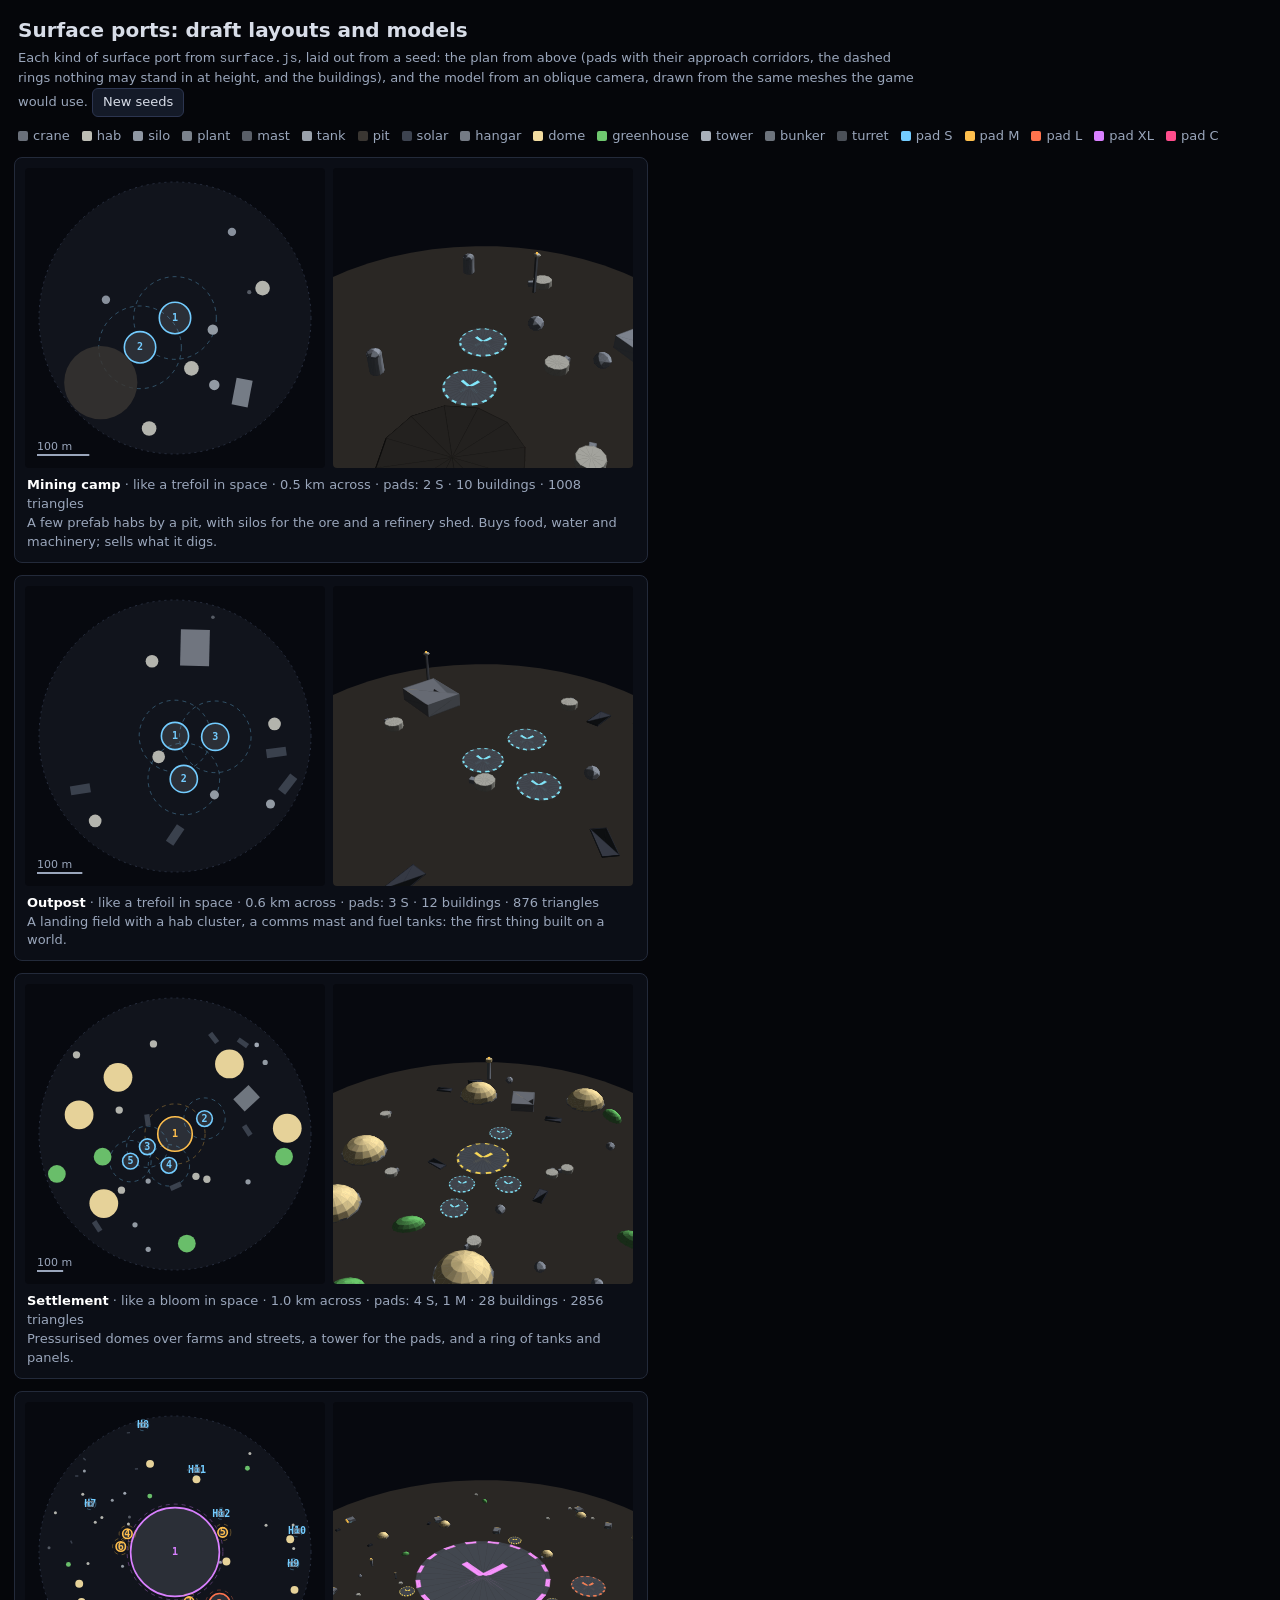
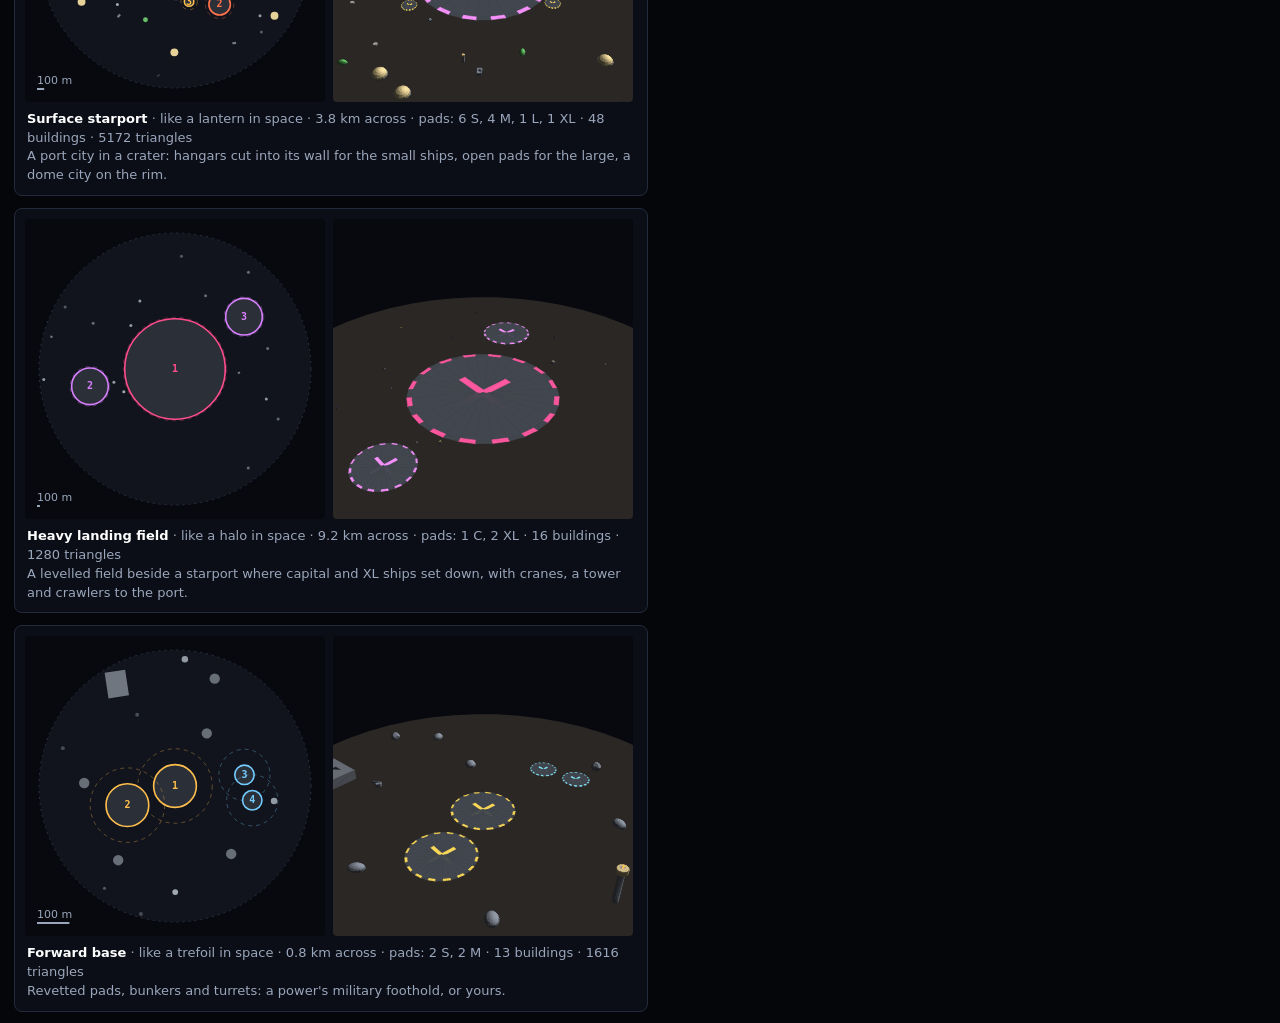
<file: wip/emberreach-surface/layouts.html>
<!doctype html>
<html lang="en">
<head>
<meta charset="utf-8">
<meta name="viewport" content="width=device-width, initial-scale=1">
<title>Ember Reach: surface ports (draft layouts and models)</title>
<style>
html,body{margin:0;background:#05060a;color:#d8dde8;font:13px/1.45 system-ui,sans-serif}
header{padding:16px 18px 4px}h1{margin:0 0 4px;font-size:20px}header p{margin:0;color:#9aa6bb;max-width:900px}
.row{display:flex;flex-wrap:wrap;gap:12px;padding:12px 14px}
figure{margin:0;background:#0b0e16;border:1px solid #232a3a;border-radius:8px;padding:10px;width:612px}
figcaption{padding:8px 2px 0;color:#9aa6bb}figcaption b{color:#fff}
.pair{display:flex;gap:8px}canvas{display:block;background:#07090f;border-radius:4px}
.legend{display:flex;flex-wrap:wrap;gap:4px 12px;padding:6px 18px 0;color:#9aa6bb}.legend i{display:inline-block;width:10px;height:10px;border-radius:2px;margin-right:5px;vertical-align:-1px}
button{background:#141a28;color:#d8dde8;border:1px solid #2c3550;border-radius:6px;padding:4px 10px;font:inherit;cursor:pointer}
</style>
</head>
<body>
<header><h1>Surface ports: draft layouts and models</h1>
<p>Each kind of surface port from <code>surface.js</code>, laid out from a seed: the plan from above (pads with their approach corridors, the dashed rings nothing may stand in at height, and the buildings), and the model from an oblique camera, drawn from the same meshes the game would use. <button id="reseed">New seeds</button></p></header>
<div class="legend" id="legend"></div>
<div class="row" id="row"></div>
<script src="../../apps/rudolf-emberreach/www/wos-stats.js"></script>
<script src="../../apps/rudolf-emberreach/www/galaxy.js"></script>
<script src="../../apps/rudolf-emberreach/www/flight.js"></script>
<script src="../../apps/rudolf-emberreach/www/meshes.js"></script>
<script src="../../apps/rudolf-emberreach/www/landing.js"></script>
<script src="surface.js"></script>
<script>
'use strict';
const S = EmberSurface, COLS = {crane: '#6a707a', hab: '#bdbdb5', silo: '#8f97a3', plant: '#7b828c', mast: '#5a5f68', tank: '#9aa1ab', pit: '#3a3632', solar: '#3d4350', hangar: '#757b85', dome: '#f2dca0', greenhouse: '#6fc76f', tower: '#a9b0ba', bunker: '#6d737c', turret: '#4b5058'};
const PADC = {S: '#73ccff', M: '#ffbf4d', L: '#ff734d', XL: '#d980ff', C: '#ff4d8c'};
document.getElementById('legend').innerHTML = Object.entries(COLS).map(([k, c]) => '<span><i style="background:' + c + '"></i>' + k + '</span>').join('') + Object.entries(PADC).map(([k, c]) => '<span><i style="background:' + c + '"></i>pad ' + k + '</span>').join('');
function plan(cv, L) {
	const x = cv.getContext('2d'), W = cv.width, k = (W / 2 - 14) / L.radius, P = c => [W / 2 + c[0] * k, W / 2 - c[1] * k];
	x.clearRect(0, 0, W, W); x.fillStyle = '#11141c'; x.beginPath(); x.arc(W / 2, W / 2, L.radius * k, 0, 7); x.fill();
	x.strokeStyle = '#2a3142'; x.setLineDash([2, 4]); x.stroke(); x.setLineDash([]);
	for (const p of L.pads) {
		const [a, b] = P(p.c);
		/* the corridor at the height of the tallest building (70 m): r + 70 × tan 35° */
		x.strokeStyle = PADC[p.size] + '55'; x.setLineDash([4, 4]); x.beginPath(); x.arc(a, b, (p.r + 70 * S.CONE) * k, 0, 7); x.stroke(); x.setLineDash([]);
		x.fillStyle = '#2b2f37'; x.beginPath(); x.arc(a, b, p.r * k, 0, 7); x.fill(); x.strokeStyle = PADC[p.size]; x.lineWidth = p.hangar ? 1 : 1.6; x.stroke(); x.lineWidth = 1;
		x.fillStyle = PADC[p.size]; x.font = '600 10px ui-monospace,monospace'; x.textAlign = 'center'; x.fillText((p.hangar ? 'H' : '') + p.n, a, b + 3);
	}
	for (const bd of L.blds) {
		if (bd.type == 'hangar' && L.pads.some(p => p.hangar && p.c[0] == bd.c[0] && p.c[1] == bd.c[1])) { const [a, b] = P(bd.c); x.strokeStyle = COLS.hangar; x.strokeRect(a - bd.r * k, b - bd.r * 0.8 * k, bd.r * 2 * k, bd.r * 1.6 * k); continue }
		const [a, b] = P(bd.c); x.fillStyle = COLS[bd.type]; x.globalAlpha = bd.type == 'pit' ? 0.8 : 0.95;
		if (['plant', 'hangar', 'solar'].includes(bd.type)) { x.save(); x.translate(a, b); x.rotate(-bd.rot); const h = bd.type == 'solar' ? 0.45 : bd.type == 'hangar' ? 0.8 : 0.6; x.fillRect(-bd.r * k, -bd.r * h * k, bd.r * 2 * k, bd.r * 2 * h * k); x.restore() }
		else { x.beginPath(); x.arc(a, b, Math.max(1.5, bd.r * k), 0, 7); x.fill() }
		x.globalAlpha = 1;
	}
	x.fillStyle = '#9aa6bb'; x.font = '11px system-ui'; x.textAlign = 'left'; const bar = 100 * k; x.fillRect(12, W - 14, bar, 2); x.fillText('100 m', 12, W - 18);
}
/* an oblique view: every triangle of the model, sorted far to near, lit by a low sun */
function view(cv, L) {
	const m = S.meshes(L), x = cv.getContext('2d'), W = cv.width, H = cv.height, az = 0.7, el = 0.62, sun = [0.55, -0.35, 0.76];
	const ca = Math.cos(az), sa = Math.sin(az), ce = Math.cos(el), se = Math.sin(el), D = L.radius * 2.2, f = W * 1.5;
	const cam = v => { const a = v[0] * ca - v[1] * sa, b = v[0] * sa + v[1] * ca; return [a, b * se + v[2] * ce, -b * ce + v[2] * se] };
	const pr = v => { const c = cam(v), z = D - c[1] * 0 + c[2] * -1 + 0; const depth = D + (-c[2]); return [W / 2 + c[0] * f / depth, H * 0.58 - c[1] * f / depth, depth] };
	x.fillStyle = '#07090f'; x.fillRect(0, 0, W, H);
	/* the ground: a disc a little wider than the site */
	const g = []; for (let i = 0; i <= 48; i++) { const a = i / 48 * 2 * Math.PI; g.push(pr([Math.cos(a) * L.radius * 1.15, Math.sin(a) * L.radius * 1.15, 0])) }
	x.fillStyle = '#2a2724'; x.beginPath(); g.forEach((p, i) => i ? x.lineTo(p[0], p[1]) : x.moveTo(p[0], p[1])); x.fill();
	const T = [];
	for (let i = 0; i < m.p.length; i += 9) {
		const a = pr(m.p.slice(i, i + 3)), b = pr(m.p.slice(i + 3, i + 6)), c = pr(m.p.slice(i + 6, i + 9));
		const n = m.n.slice(i, i + 3), col = m.c.slice(i / 9 * 12, i / 9 * 12 + 4), lit = Math.max(0, n[0] * sun[0] + n[1] * sun[1] + n[2] * sun[2]);
		const k = col[3] >= 1 ? 1.15 : 0.22 + 0.85 * lit;
		T.push({a, b, c, z: (a[2] + b[2] + c[2]) / 3, col: 'rgb(' + col.slice(0, 3).map(v => Math.min(255, Math.round(v * k * 255))).join(',') + ')'});
	}
	T.sort((p, q) => q.z - p.z);
	for (const t of T) { x.fillStyle = x.strokeStyle = t.col; x.beginPath(); x.moveTo(t.a[0], t.a[1]); x.lineTo(t.b[0], t.b[1]); x.lineTo(t.c[0], t.c[1]); x.closePath(); x.fill(); x.lineWidth = 0.5; x.stroke() }
	return m.count();
}
function draw(seed0) {
	const row = document.getElementById('row'); row.innerHTML = '';
	Object.keys(S.KIND).forEach((kind, i) => {
		const K = S.KIND[kind], seed = (seed0 + i * 7919) >>> 0, L = S.layout(kind, seed), fig = document.createElement('figure');
		fig.innerHTML = '<div class="pair"><canvas width="300" height="300"></canvas><canvas width="300" height="300"></canvas></div><figcaption></figcaption>';
		row.appendChild(fig); const [a, b] = fig.querySelectorAll('canvas'); plan(a, L); const tris = view(b, L);
		const pads = Object.entries(K.pads).map(([z, n]) => n + ' ' + z).join(', '), bad = S.check(L);
		fig.querySelector('figcaption').innerHTML = '<b>' + K.name + '</b> · like a ' + K.tier + ' in space · ' + (K.radius * 2 / 1000).toFixed(1) + ' km across · pads: ' + pads + ' · ' + L.blds.length + ' buildings · ' + tris + ' triangles' + (bad.length ? ' · <span style="color:#ff8a7f">' + bad.length + ' rule breaks</span>' : '') + '<br>' + K.text;
	});
}
let seed = 20261113; draw(seed); document.getElementById('reseed').onclick = () => draw(seed = (seed * 48271) % 2147483647);
</script>
</body>
</html>
</file>
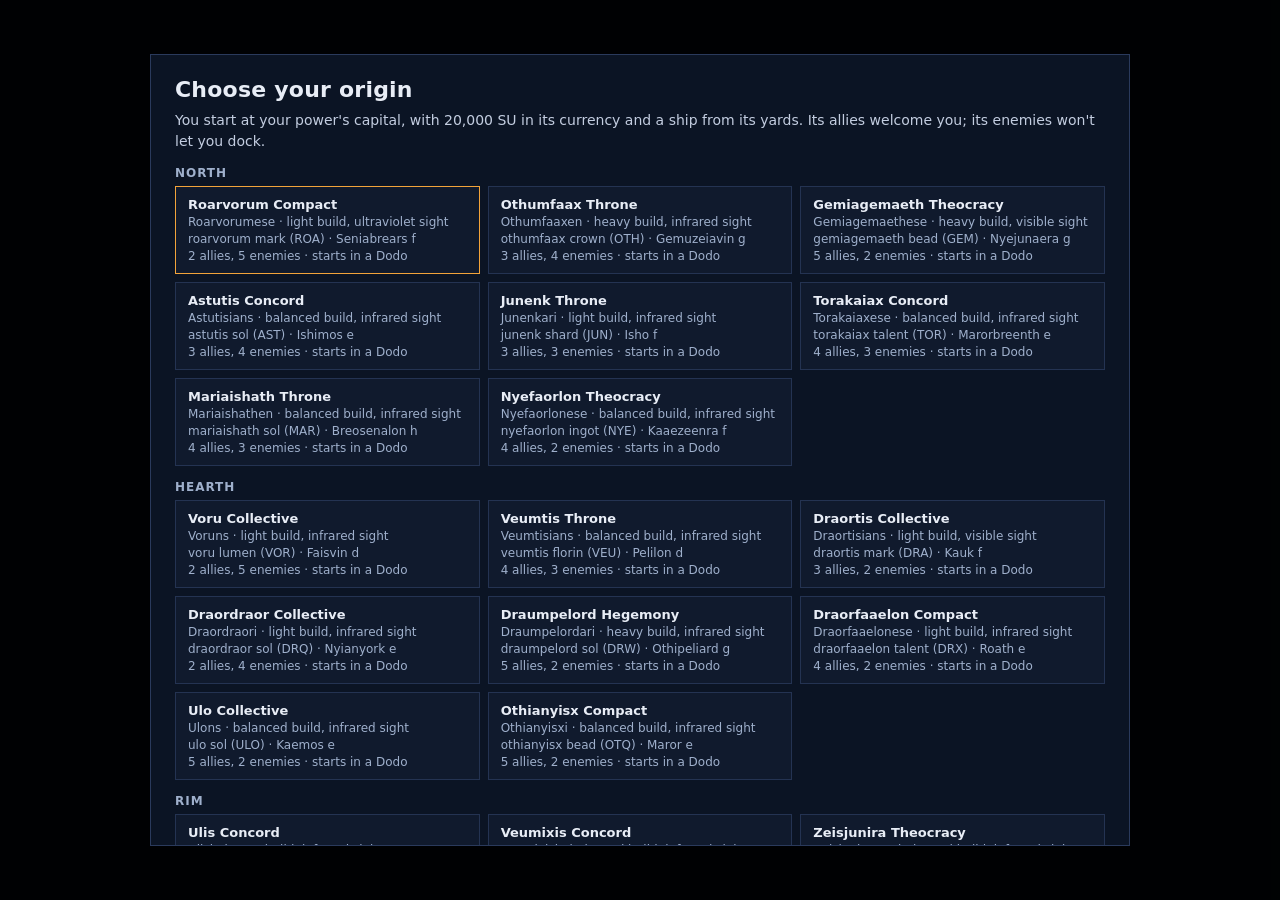
<file: wip/emberreach/play.html>
<!doctype html>
<html lang="en">
<head>
<meta charset="utf-8">
<meta name="viewport" content="width=device-width, initial-scale=1, viewport-fit=cover">
<title>Ember Reach — flight</title>
<style>
html,body{margin:0;height:100%;background:#010204;color:#e8edf6;font-family:Inter,system-ui,sans-serif;overflow:hidden}
#gl,#hud{position:fixed;inset:0;width:100%;height:100%;display:block}
#gl{transition:filter .15s linear}
#hud{touch-action:none;outline:none}
#ov{position:fixed;inset:0;display:flex;align-items:center;justify-content:center;background:rgba(1,2,4,.72)}
#ov[hidden]{display:none}
.card{max-width:min(560px,92vw);max-height:88vh;overflow:auto;background:#0b1424;border:1px solid #2a3a5c;padding:22px 24px;box-sizing:border-box}
.card h1{margin:0 0 6px;font-size:22px;font-weight:700;letter-spacing:.01em}
.card p{margin:8px 0;color:#c3cde0;line-height:1.5;font-size:14px}
.card table{border-collapse:collapse;width:100%;font-size:13px;margin:8px 0}
.card td{padding:4px 6px;border-bottom:1px solid #172340;vertical-align:top}
.card td:first-child{color:#9fb0cc;white-space:nowrap;font-family:ui-monospace,Menlo,Consolas,monospace;font-size:12px}
.btns{display:flex;gap:10px;flex-wrap:wrap;margin-top:14px}
.btns button{min-height:44px;padding:0 18px;border:1px solid #f2a33a;background:transparent;color:#f6c27a;font:600 14px Inter,system-ui,sans-serif;cursor:pointer}
.btns button.primary{background:#f2a33a;color:#1a1205;border-color:#f2a33a}
.btns button:focus-visible{outline:2px solid #6cc9e8;outline-offset:2px}
/* the starport (port.js): the design canvas's layout */
#port{position:fixed;inset:0;background:#0a111f;color:#e8edf6;font:14px Inter,system-ui,sans-serif;z-index:5}
#port[hidden]{display:none}
.pt{display:flex;flex-direction:column;height:100%}
.pt button{font:inherit;color:inherit;cursor:pointer}
.pt button:disabled{cursor:not-allowed;opacity:.45}
.pt button:focus-visible,.pt select:focus-visible,.pt input:focus-visible{outline:2px solid #f2a33a;outline-offset:2px}
.pt-top{min-height:52px;box-sizing:border-box;padding:6px 20px;display:flex;flex-wrap:wrap;align-items:center;gap:8px 24px;border-bottom:1px solid #243352;background:#0d1628}
.pt-name{display:flex;gap:12px;align-items:baseline;flex:1 1 300px}.pt-name b{font-size:17px}.pt-name span{color:#9fb0cc;font-size:13px}
.pt-stats{display:flex;flex-wrap:wrap;gap:6px 20px;font-size:13px}.pt-stats div{display:flex;gap:6px}.pt-stats span{color:#9fb0cc}.pt-stats b{font:500 13px ui-monospace,Menlo,Consolas,monospace}
.gold{color:#f6c27a}.good{color:#7fd1a8}.bad{color:#ff8a7f}.muted{color:#9fb0cc}.small{font-size:12px;line-height:1.5}.num{text-align:right;font-family:ui-monospace,Menlo,Consolas,monospace}
.pt-svc{display:flex;flex-wrap:wrap;gap:8px;padding:8px 20px;border-bottom:1px solid #243352;align-items:stretch}
.pt-svcb{min-width:190px;min-height:44px;display:flex;flex-direction:column;align-items:flex-start;justify-content:center;gap:1px;padding:4px 14px;background:#101a2d;border:1px solid #243352}
.pt-svcb span{font-size:12px;color:#9fb0cc}.pt-fill{flex:1}.pt-ship{align-self:center;color:#9fb0cc;font-size:13px}
.pt-main{flex:1;min-height:0;overflow:auto;padding:16px 20px;display:flex;flex-direction:column;gap:12px}
.pt-h{display:flex;align-items:baseline;gap:14px;flex-wrap:wrap}.pt-h h1{margin:0;font:600 22px "Space Grotesk",Inter,system-ui,sans-serif}.pt-h span{color:#9fb0cc}
.pt-card{background:#101a2d;border:1px solid #243352;padding:14px 16px;display:flex;flex-direction:column;gap:10px;min-width:0}
.pt-card h2{margin:0;font-size:12px;text-transform:uppercase;letter-spacing:.08em;color:#9fb0cc;font-weight:600}.pt-card h3{margin:4px 0 0;font-size:13px}.pt-card p{margin:0;line-height:1.5}
.pt-narrow{max-width:520px}
.pt-grid3{display:grid;grid-template-columns:repeat(auto-fit,minmax(min(280px,100%),1fr));gap:12px}.pt-col{display:flex;flex-direction:column;gap:12px}.pt-span2{grid-column:span 2}
@media (max-width:900px){.pt-span2{grid-column:auto}}
.pt-split{display:flex;flex-wrap:wrap;gap:12px;align-items:flex-start}.pt-table{flex:999 1 520px;padding:0;gap:0}.pt-side{flex:1 1 300px}.pt-wide{flex:1 1 380px}
.pt-thead,.pt-row{display:grid;grid-template-columns:1.6fr 1fr 1fr .8fr .7fr .9fr;gap:8px;padding:6px 14px;align-items:center}
.pt-row4{grid-template-columns:1.1fr 1.4fr 1.3fr 1.7fr!important}
.pt-row3{grid-template-columns:1.1fr 2fr .6fr!important}.pt-tabs{display:flex;gap:6px;margin:0 0 10px}.pt-tabs button{min-height:40px;padding:0 16px;border:1px solid #2a3a5c;background:#0f1729;color:#c9d3e6;font:600 13px Inter,system-ui,sans-serif}.pt-tabs button.on{background:#1d2a45;color:#f6c27a;border-color:#f2a33a}
.pt-thead{font-size:11px;color:#9fb0cc;text-transform:uppercase;letter-spacing:.06em;border-bottom:1px solid #243352}
.pt-row{min-height:32px;border:0;background:transparent;text-align:left;font-size:13px}.pt-row:hover{background:#15213a}.pt-row.on{background:#1d2a45;color:#f6c27a}
.pt-big{font:600 24px "Space Grotesk",Inter,system-ui,sans-serif}
.pt-card dl{display:grid;grid-template-columns:auto 1fr;gap:6px 14px;margin:0;font-size:13px}.pt-card dt{color:#9fb0cc}.pt-card dd{margin:0}
.pt-label{font-size:11px;color:#9fb0cc;text-transform:uppercase;letter-spacing:.06em}
.pt-btns{display:flex;flex-wrap:wrap;gap:8px}
.pt-primary,.pt-ghost{min-height:44px;padding:0 16px;font-weight:600}.pt-primary{background:#f2a33a;color:#1a1205!important;border:0}.pt-ghost{background:transparent;border:1px solid #f2a33a;color:#f6c27a!important}
.pt-chips{display:flex;flex-wrap:wrap;gap:6px}.pt-chips span{padding:4px 10px;font-size:12px;background:#15213a;border:1px solid #243352}.pt-chips span.on{color:#f6c27a;border-color:#6b4a17;background:#2a2213}
.pt-ad{display:flex;gap:14px;align-items:center;padding:10px 12px;background:#15213a}.pt-ad div{flex:1;display:flex;flex-direction:column;gap:2px}.pt-ad .tag{font-size:11px;color:#f6c27a;text-transform:uppercase;font-weight:600;width:44px}
.pt-list{display:flex;flex-direction:column;gap:6px}
.pt-front{display:flex;justify-content:space-between;gap:8px;padding:8px 10px;background:#15213a;font-size:13px}
.pt-form{display:flex;flex-wrap:wrap;gap:10px}.pt-form label{display:flex;flex-direction:column;gap:4px;font-size:12px;color:#9fb0cc;flex:1 1 160px}
.pt-form select,.pt-form input{min-height:40px;background:#0a111f;color:#e8edf6;border:1px solid #2a3a5c;padding:0 8px;font:14px Inter,system-ui,sans-serif}
.pt-wallet{display:flex;flex-direction:column;gap:4px;font-size:13px}.pt-wallet span{color:#9fb0cc}.pt-wallet b{color:#e8edf6;font-family:ui-monospace,Menlo,Consolas,monospace}
.pt-table h2{padding:14px 14px 6px}
.pt-rep{display:grid;grid-template-columns:2fr .8fr 1fr;gap:8px;padding:6px 14px;border-bottom:1px solid #172340;font-size:13px}
.pt-name-row{display:flex;flex-wrap:wrap;gap:8px;align-items:center;margin:8px 0;font-size:13px}.pt-name-row>span:first-child{flex:1 1 100%}.pt-name-row input{flex:1;min-width:120px;min-height:40px;background:#0a111f;color:#e8edf6;border:1px solid #2a3a5c;padding:0 8px;font:14px Inter,system-ui,sans-serif}
.pt-claim{display:flex;flex-wrap:wrap;gap:8px;align-items:center;justify-content:space-between;padding:10px 0;border-top:1px solid #172340}.pt-claim>div{display:flex;flex-direction:column}.pt-claim .bad{flex:1 1 100%}.pt-wrap{flex-wrap:wrap}
.pt-cols{display:grid;grid-template-columns:repeat(auto-fill,minmax(min(380px,100%),1fr));gap:12px}
.pt-bar{display:flex;gap:6px;padding:8px 20px 12px;border-top:1px solid #243352;background:#0d1628;overflow-x:auto}
.pt-bar button{flex:1 0 84px;min-height:64px;display:flex;flex-direction:column;align-items:center;justify-content:center;gap:2px;background:transparent;border:1px solid #243352;color:#c3cde0;font-size:12px}
.pt-bar button small{font:10px ui-monospace,Menlo,monospace;color:#9fb0cc}.pt-bar button.on{background:#1d2a45;border-color:#f2a33a;color:#f6c27a}
/* the origin picker */
.org-h{margin:14px 0 6px;font-size:12px;text-transform:uppercase;letter-spacing:.08em;color:#9fb0cc}
.org{display:grid;grid-template-columns:repeat(auto-fill,minmax(min(240px,100%),1fr));gap:8px}
.org button{display:flex;flex-direction:column;gap:3px;align-items:flex-start;text-align:left;padding:10px 12px;min-height:44px;background:#101a2d;border:1px solid #243352;color:#e8edf6;font:13px Inter,system-ui,sans-serif;cursor:pointer}
.org button span{font-size:12px;color:#9fb0cc}.org button:hover,.org button:focus-visible{border-color:#f2a33a;outline:none}
.card{max-width:min(980px,94vw)}
#load{position:fixed;inset:0;display:flex;align-items:center;justify-content:center;font:500 14px ui-monospace,Menlo,Consolas,monospace;color:#9fb0cc}
</style>
</head>
<body>
<canvas id="gl" aria-hidden="true"></canvas>
<canvas id="hud" tabindex="0" aria-label="Ember Reach flight view"></canvas>
<div id="load">&gt; plotting the galaxy…</div>
<div id="port" hidden></div>
<div id="ov" hidden><div class="card" role="dialog" aria-modal="true" aria-labelledby="ovT"><div id="ovBody"></div><div class="btns" id="ovBtns"></div></div></div>
<script src="../../lib/gamekit/gamekit.js"></script>
<script src="wos-stats.js"></script>
<script src="galaxy.js"></script>
<script src="factions.js"></script>
<script src="economy.js"></script>
<script src="ships.js"></script>
<script src="outfit.js"></script>
<script src="reputation.js"></script>
<script src="trade.js"></script>
<script src="flight.js"></script>
<script src="modules.js"></script>
<script src="pilot.js"></script>
<script src="scene.js"></script>
<script src="meshes.js"></script>
<script src="render.js"></script>
<script src="travel.js"></script>
<script src="combat.js"></script>
<script src="encounters.js"></script>
<script src="canisters.js"></script>
<script src="mining.js"></script>
<script src="explore.js"></script>
<script src="colonies.js"></script>
<script src="hud.js"></script>
<script src="map.js"></script>
<script src="port.js"></script>
<script src="sound.js"></script>
<script src="save.js"></script>
<script src="play.js"></script>
</body>
</html>
</file>
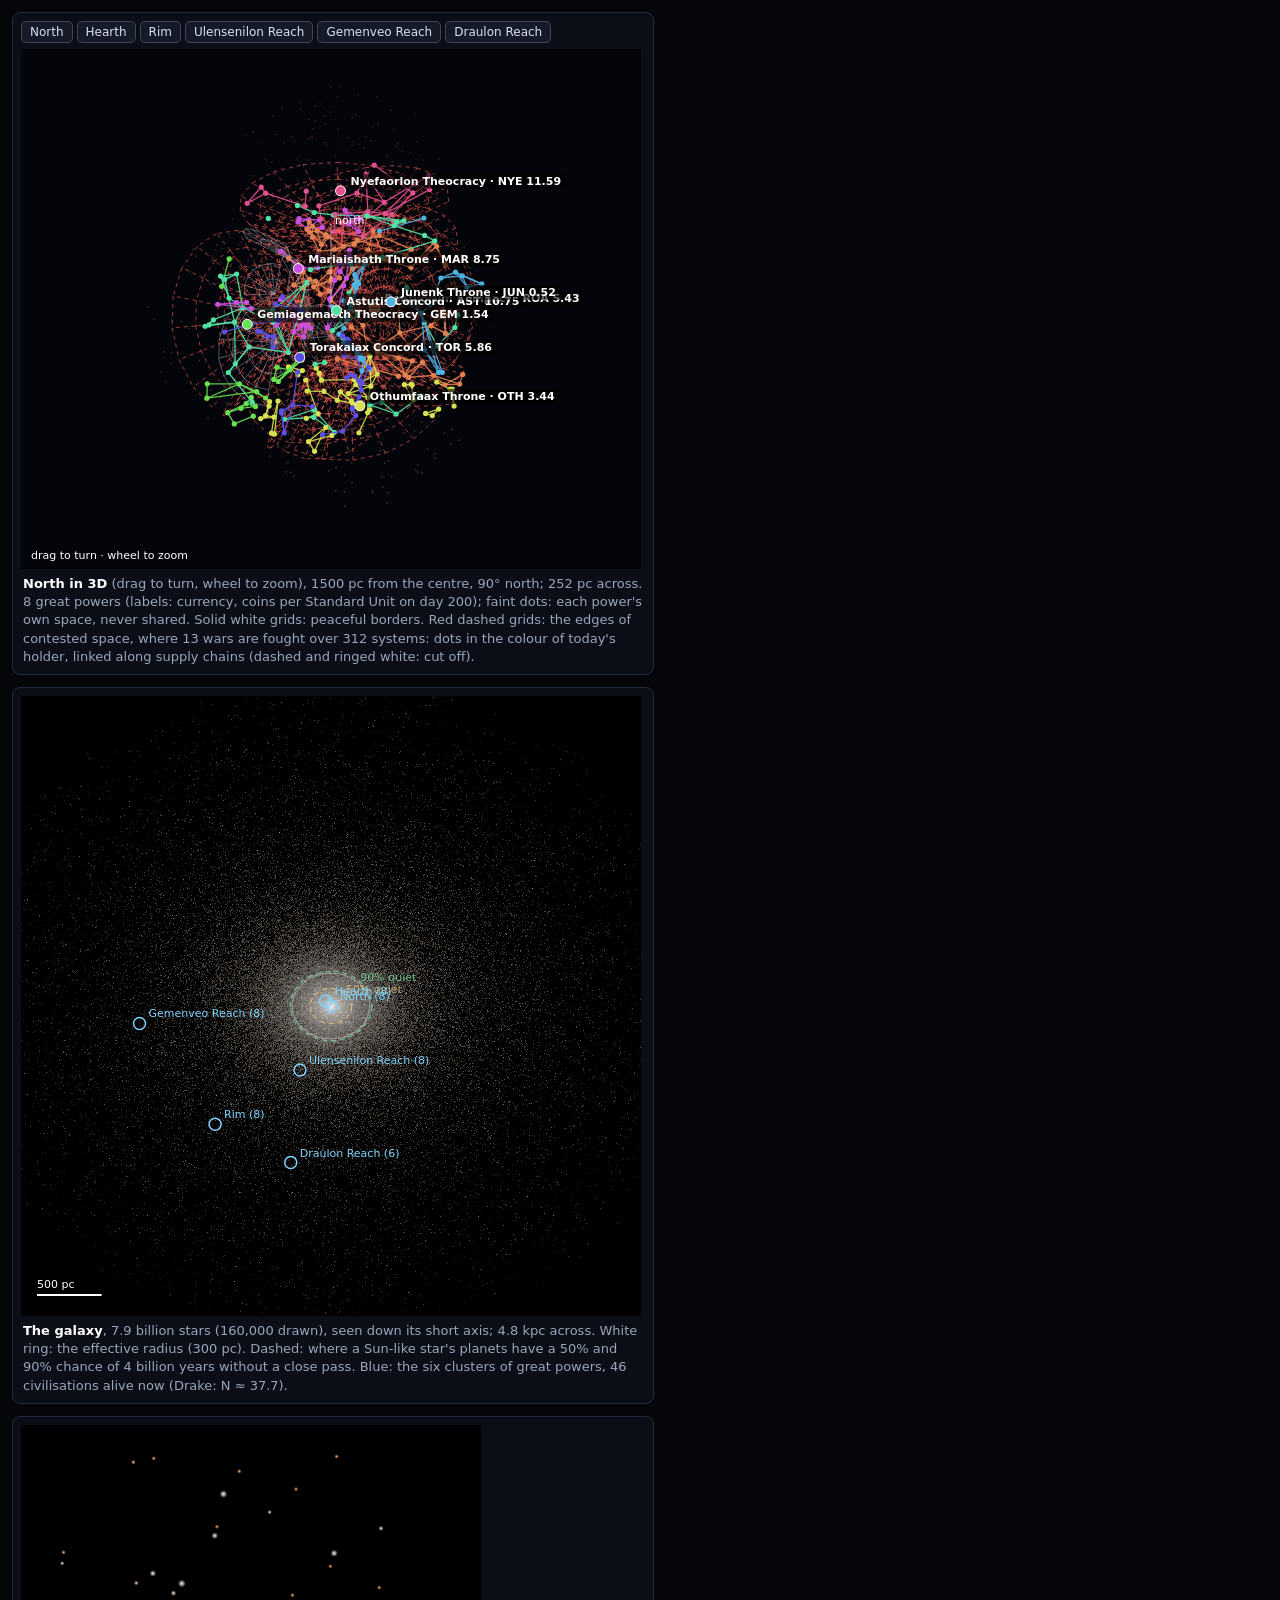
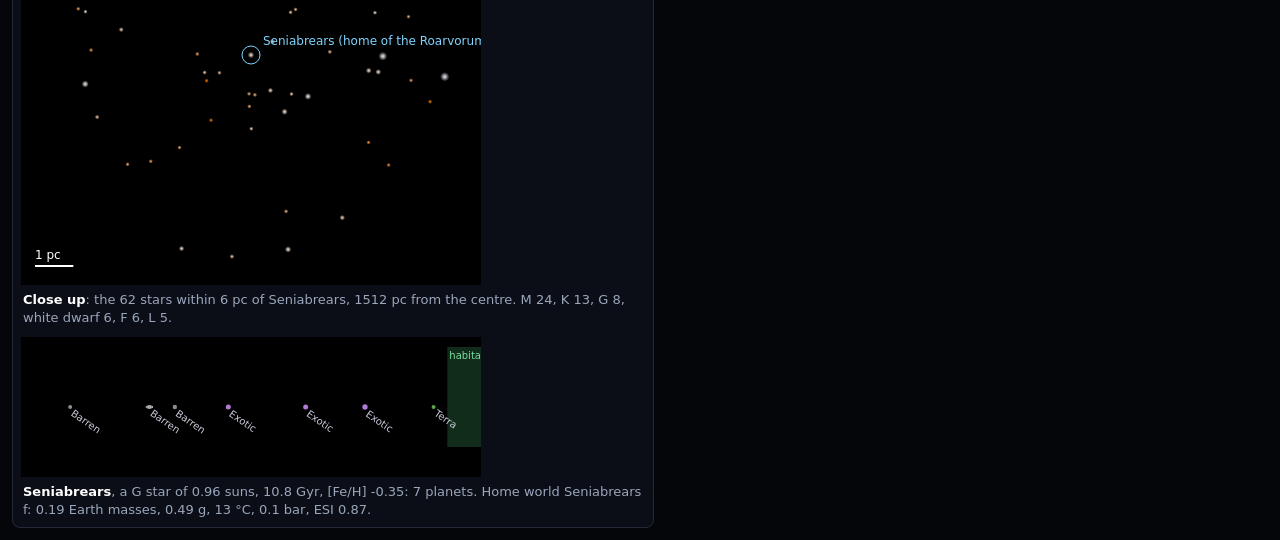
<file: wip/emberreach/viewer.html>
<!doctype html>
<html lang="en">
<head>
<meta charset="utf-8">
<meta name="viewport" content="width=device-width, initial-scale=1">
<title>Ember Reach: the galaxy model</title>
<style>
html,body{margin:0;background:#05060a;color:#d8dde8;font:13px/1.4 system-ui,sans-serif}
.row{display:flex;flex-wrap:wrap;gap:12px;padding:12px}
figure{margin:0;background:#0b0e16;border:1px solid #232a3a;border-radius:8px;padding:8px}
figcaption{padding:6px 2px 0;color:#9aa6bb;max-width:620px}
canvas{display:block}
b{color:#fff}
</style>
</head>
<body>
<div class="row">
  <figure><div id="clusterBtns" style="display:flex;flex-wrap:wrap;gap:4px;margin-bottom:6px"></div><canvas id="north" width="620" height="520"></canvas><figcaption id="northCap"></figcaption></figure>
  <figure><canvas id="gal" width="620" height="620"></canvas><figcaption id="galCap"></figcaption></figure>
  <figure><canvas id="loc" width="460" height="460"></canvas><figcaption id="locCap"></figcaption>
    <canvas id="sys" width="460" height="140" style="margin-top:10px"></canvas><figcaption id="sysCap"></figcaption></figure>
</div>
<script src="wos-stats.js"></script>
<script src="galaxy.js"></script>
<script src="factions.js"></script>
<script src="economy.js"></script>
<script>
'use strict';
const G = EmberGalaxy;
/* a star's colour from its temperature (a blackbody, roughly) */
function tColor(T) {
	if (!T) return [255, 120, 40];
	const t = T / 100; let r, g, b;
	r = t <= 66 ? 255 : 329.7 * Math.pow(t - 60, -0.1332);
	g = t <= 66 ? 99.47 * Math.log(t) - 161.1 : 288.1 * Math.pow(t - 60, -0.0755);
	b = t >= 66 ? 255 : t <= 19 ? 0 : 138.5 * Math.log(t - 10) - 305.0;
	return [r, g, b].map(v => Math.max(0, Math.min(255, v | 0)));
}
/* ---- the north in three dimensions: drag to turn, wheel to zoom ----
   Borders are surfaces: a solid grid where two powers meet in peace; where enemies meet, the two edges of the
   contested zone between them, dashed. In the zone: the front's systems in the colour of today's holder, linked
   along their supply chains (solid where supplied, dashed where cut off). */
(function () {
	const F = EmberFactions, E = EmberEconomy, ALL = F.majors(); F.relations();
	const cv = document.getElementById('north'), x = cv.getContext('2d'), W = cv.width, H = cv.height, day = 200;
	let M, np, span, layers, fronts, cloud, CL;
	function load(cl) {
		CL = cl; M = ALL.filter(m => m.cluster == cl.id);
		const c = [0, 1, 2].map(k => M.reduce((t, m) => t + m.at[k], 0) / M.length); np = c;
		span = 2.6 * Math.max(...M.map(m => Math.hypot(m.at[0] - c[0], m.at[1] - c[1], m.at[2] - c[2]) + m.claim));
		build();
	}
	const hue = (i, a) => 'hsla(' + (i * 360 / M.length + 20) + ',72%,60%,' + (a == null ? 1 : a) + ')', idx = id => M.findIndex(m => m.id == id);
	const cross = (a, b) => [a[1] * b[2] - a[2] * b[1], a[2] * b[0] - a[0] * b[2], a[0] * b[1] - a[1] * b[0]], nrm = v => { const l = Math.hypot(...v); return v.map(q => q / l) };
	/* a grid on the surface where strength(a) - strength(b) = level, inside both claims and not inside a third power */
	function surface(a, b, level, keep) {
		const ax = a.at.map((v, k) => b.at[k] - v), d = Math.hypot(...ax), u = ax.map(v => v / d), t = Math.abs(u[0]) < 0.9 ? [1, 0, 0] : [0, 1, 0], e1 = nrm(cross(u, t)), e2 = cross(u, e1);
		const R = Math.max(a.claim, b.claim), rings = 6, spokes = 20, pts = [];
		for (let ri = 0; ri <= rings; ri++) { const row = []; for (let si = 0; si < spokes; si++) {
			const rad = R * ri / rings, ang = si / spokes * 2 * Math.PI, off = e1.map((v, k) => v * Math.cos(ang) * rad + e2[k] * Math.sin(ang) * rad);
			let lo = -R, hi = d + R, p; for (let q = 0; q < 30; q++) { const mid = (lo + hi) / 2; p = a.at.map((v, k) => v + u[k] * mid + off[k]); if (F.pull(a, p) - F.pull(b, p) > level) lo = mid; else hi = mid }
			const sa = F.pull(a, p), sb = F.pull(b, p);
			row.push((sa > 0 || sb > 0) && Math.abs(sa - sb - level) < 0.01 && keep(p) ? p : null);
		} pts.push(row) }
		return pts;
	}
	function build() {
	layers = [];
	for (let i = 0; i < M.length; i++) for (let j = i + 1; j < M.length; j++) {
		const a = M[i], b = M[j], enemy = F.relation(a.id, b.id) < 0;
		if (!enemy) {
			const g = surface(a, b, 0, p => { const c = F.claimAt(p); return c.owner == a.id || c.owner == b.id });
			layers.push({g, dash: [], col: 'rgba(210,220,235,.4)', w: 0.9});
		} else {
			for (const lv of [F.depthOf(a.id, b.id) * 0.999, -F.depthOf(b.id, a.id) * 0.999]) layers.push({g: surface(a, b, lv, p => { const c = F.claimAt(p); return (c.contested && c.contested.includes(a.id) && c.contested.includes(b.id)) || c.owner == a.id || c.owner == b.id }), dash: [4, 4], col: 'rgba(255,95,80,.6)', w: 1});
		}
	}
	fronts = F.wars().filter(w => M.some(m => m.id == w.a)).map(w => ({w, st: F.warState(w, day)}));
	/* territory: a light scatter of each power's own space (no two powers in one place) */
	cloud = []; const r = G.rng(3);
	for (let k = 0; k < 9000; k++) { const p = np.map(v => v + (r() - .5) * span), c = F.claimAt(p); if (c.owner) cloud.push([p, idx(c.owner)]) }
	}
	let yaw = 0.6, pitch = 0.45, zoom = 1;
	function proj(p) {
		let X = p[0] - np[0], Y = p[1] - np[1], Z = p[2] - np[2];
		const cy = Math.cos(yaw), sy = Math.sin(yaw), cp = Math.cos(pitch), sp = Math.sin(pitch);
		const x1 = X * cy - Y * sy, y1 = X * sy + Y * cy;          /* turn about the pole */
		const z2 = Z * cp - y1 * sp, y2 = Z * sp + y1 * cp;        /* tip towards the viewer */
		const f = 1.4 * span / (1.4 * span + y2), s = W / span * zoom * f;
		return [W / 2 + x1 * s, H / 2 - z2 * s, y2];
	}
	function draw() {
		x.fillStyle = '#04050a'; x.fillRect(0, 0, W, H);
		for (const [p, i] of cloud) { const [px, py] = proj(p); x.fillStyle = hue(i, .22); x.fillRect(px, py, 1.6, 1.6) }
		for (const L of layers) {
			x.strokeStyle = L.col; x.lineWidth = L.w; x.setLineDash(L.dash); x.beginPath();
			const g = L.g;
			for (let ri = 0; ri < g.length; ri++) for (let si = 0; si < g[ri].length; si++) {
				const p = g[ri][si]; if (!p) continue; const a = proj(p);
				const n1 = g[ri][(si + 1) % g[ri].length], n2 = g[ri + 1] && g[ri + 1][si];
				if (n1 && ri) { const b = proj(n1); x.moveTo(a[0], a[1]); x.lineTo(b[0], b[1]) }
				if (n2) { const b = proj(n2); x.moveTo(a[0], a[1]); x.lineTo(b[0], b[1]) }
			}
			x.stroke();
		}
		x.setLineDash([]);
		/* fronts: supply links, then the systems */
		for (const {w, st} of fronts) {
			const S = w.systems;
			S.forEach((s, i) => s.links.forEach(j => { if (j < i) return; const A = st.systems[i], B = st.systems[j]; if (!A.holder || A.holder != B.holder) return;
				const a = proj(s.at), b = proj(S[j].at), sup = A.supplied && B.supplied; x.strokeStyle = sup ? hue(idx(A.holder), .9) : 'rgba(200,200,200,.8)'; x.setLineDash(sup ? [] : [3, 3]); x.lineWidth = 1.3; x.beginPath(); x.moveTo(a[0], a[1]); x.lineTo(b[0], b[1]); x.stroke() }));
			x.setLineDash([]);
			S.forEach((s, i) => { const [px, py] = proj(s.at), h = st.systems[i].holder; x.fillStyle = h ? hue(idx(h)) : '#fff'; x.beginPath(); x.arc(px, py, st.systems[i].supplied ? 2.6 : 2, 0, 7); x.fill(); if (!st.systems[i].supplied) { x.strokeStyle = '#fff'; x.lineWidth = .8; x.stroke() } });
		}
		/* capitals */
		x.font = '600 11px system-ui';
		M.forEach((m, i) => { const [px, py] = proj(m.at); x.fillStyle = hue(i); x.beginPath(); x.arc(px, py, 5, 0, 7); x.fill(); x.strokeStyle = '#fff'; x.lineWidth = 1; x.stroke();
			const t = m.name.replace(/^The /, '') + ' · ' + m.currency.code + ' ' + E.rate(m.currency.code, day).toFixed(2); x.fillStyle = 'rgba(0,0,0,.6)'; x.fillRect(px + 7, py - 17, x.measureText(t).width + 6, 15); x.fillStyle = '#fff'; x.fillText(t, px + 10, py - 6) });
		/* the pole */
		const a = proj(np), b = proj([np[0], np[1], np[2] + span * 0.16]); x.strokeStyle = 'rgba(255,255,255,.5)'; x.beginPath(); x.moveTo(a[0], a[1]); x.lineTo(b[0], b[1]); x.stroke(); x.fillStyle = '#fff'; x.font = '11px system-ui'; x.fillText('north', b[0] + 4, b[1]);
		x.fillText('drag to turn · wheel to zoom', 10, H - 10);
	}
	let drag = null;
	cv.addEventListener('pointerdown', e => { drag = [e.clientX, e.clientY]; cv.setPointerCapture(e.pointerId) });
	cv.addEventListener('pointermove', e => { if (!drag) return; yaw += (e.clientX - drag[0]) * 0.008; pitch = Math.max(-1.5, Math.min(1.5, pitch + (e.clientY - drag[1]) * 0.008)); drag = [e.clientX, e.clientY]; draw() });
	cv.addEventListener('pointerup', () => drag = null);
	cv.addEventListener('wheel', e => { e.preventDefault(); zoom = Math.max(0.4, Math.min(5, zoom * Math.exp(-e.deltaY * 0.0015))); draw() }, {passive: false});
	function caption() {
		const ws = fronts.length, nf = fronts.reduce((t, f) => t + f.w.systems.length, 0);
		document.getElementById('northCap').innerHTML = '<b>' + CL.name + ' in 3D</b> (drag to turn, wheel to zoom), ' + CL.m.toFixed(0) + ' pc from the centre, ' + Math.abs(CL.lat).toFixed(0) + '° ' + (CL.lat >= 0 ? 'north' : 'south') + '; ' + span.toFixed(span < 10 ? 1 : 0) + ' pc across. ' + M.length + ' great powers (labels: currency, coins per Standard Unit on day ' + day + '); faint dots: each power\'s own space, never shared. Solid white grids: peaceful borders. Red dashed grids: the edges of contested space, where ' + ws + ' wars are fought over ' + nf + ' systems: dots in the colour of today\'s holder, linked along supply chains (dashed and ringed white: cut off).';
	}
	const btns = document.getElementById('clusterBtns');
	G.clusters().forEach(cl => { const b = document.createElement('button'); b.textContent = cl.name; b.style.cssText = 'font:12px system-ui;padding:3px 8px;border-radius:5px;border:1px solid #445;background:#141a28;color:#dde'; b.onclick = () => { load(cl); caption(); draw() }; btns.appendChild(b) });
	window.__view3d = (y, p, z, k) => { if (k != null) { load(G.clusters()[k]); caption() } yaw = y; pitch = p; zoom = z || 1; draw() };
	load(G.clusters()[0]); caption(); draw();
})();
/* ---- the whole galaxy, seen down its short axis: light added up star by star ---- */
(function () {
	const cv = document.getElementById('gal'), x = cv.getContext('2d'), W = cv.width, H = cv.height, span = 4800, sc = W / span;
	const acc = new Float32Array(W * H * 3), S = G.sampleGalaxy(160000, 11);
	for (const s of S) {
		const px = Math.floor(W / 2 + s.x * sc), py = Math.floor(H / 2 - s.y * sc); if (px < 0 || py < 0 || px >= W || py >= H) continue;
		const c = tColor(s.T), l = Math.pow(Math.max(s.L, 1e-4), 0.35), i = (py * W + px) * 3;
		acc[i] += c[0] * l; acc[i + 1] += c[1] * l; acc[i + 2] += c[2] * l;
	}
	let mx = 0; for (let i = 0; i < acc.length; i++) mx = Math.max(mx, acc[i]);
	const img = x.createImageData(W, H);
	for (let p = 0; p < W * H; p++) for (let k = 0; k < 3; k++) img.data[p * 4 + k] = 255 * Math.pow(Math.log1p(acc[p * 3 + k]) / Math.log1p(mx), 1.6);
	for (let p = 0; p < W * H; p++) img.data[p * 4 + 3] = 255;
	x.putImageData(img, 0, 0);
	/* the quiet zone: where a Sun-like star's planets have a 50% and a 90% chance of 4 Gyr without a close pass */
	x.lineWidth = 1.2; x.setLineDash([5, 4]);
	for (const [want, col] of [[0.5, 'rgba(255,210,120,.7)'], [0.9, 'rgba(120,230,170,.75)']]) {
		let lo = 1, hi = 3000; for (let k = 0; k < 40; k++) { const m = (lo + hi) / 2, q = G.quietChance({x: m, y: 0, z: 0, m, M: 1, L: 1}, 20, 4e9); if (q < want) lo = m; else hi = m }
		x.strokeStyle = col; x.beginPath(); x.ellipse(W / 2, H / 2, hi * G.GAL.axes[0] * sc, hi * G.GAL.axes[1] * sc, 0, 0, 7); x.stroke();
		x.fillStyle = col; x.font = '11px system-ui'; x.fillText((want * 100) + '% quiet', W / 2 + hi * sc * 0.72, H / 2 - hi * G.GAL.axes[1] * sc * 0.72);
	}
	x.setLineDash([]);
	/* Re */
	x.strokeStyle = 'rgba(255,255,255,.35)'; x.beginPath(); x.ellipse(W / 2, H / 2, G.GAL.Re * sc, G.GAL.Re * G.GAL.axes[1] * sc, 0, 0, 7); x.stroke();
	/* the civilisations and their reach */
	const C = G.civilizations(), K = G.clusters();
	x.font = '11px system-ui';
	K.forEach(k => { const px = W / 2 + k.at[0] * sc, py = H / 2 - k.at[1] * sc, n = C.filter(c => c.cluster == k.id).length; x.strokeStyle = '#7fd4ff'; x.lineWidth = 1.5; x.beginPath(); x.arc(px, py, 6, 0, 7); x.stroke(); x.fillStyle = '#7fd4ff'; x.fillText(k.name + ' (' + n + ')', px + 9, py - 6) });
	/* scale bar */
	x.fillStyle = '#fff'; x.fillRect(16, H - 22, 500 * sc, 2); x.fillText('500 pc', 16, H - 28);
	const D = G.drake(G.sampleGalaxy(3000, 99), true);
	document.getElementById('galCap').innerHTML = '<b>The galaxy</b>, ' + (G.STARS_TOTAL / 1e9).toFixed(1) + ' billion stars (160,000 drawn), seen down its short axis; 4.8 kpc across. White ring: the effective radius (300 pc). Dashed: where a Sun-like star\'s planets have a 50% and 90% chance of 4 billion years without a close pass. Blue: the six clusters of great powers, ' + C.length + ' civilisations alive now (Drake: N ≈ ' + D.N.toFixed(1) + ').';
})();
/* ---- a local view: 6 pc around a civilisation's home ---- */
(function () {
	const c = G.civilizations()[0], cv = document.getElementById('loc'), x = cv.getContext('2d'), W = cv.width, H = cv.height, R = 6, sc = W / (2 * R);
	x.fillStyle = '#000'; x.fillRect(0, 0, W, H);
	const near = G.starsNear(c.star.x, c.star.y, c.star.z, R);
	const counts = {};
	for (const s of near) {
		const px = W / 2 + (s.x - c.star.x) * sc, py = H / 2 - (s.y - c.star.y) * sc, col = tColor(s.T), r = Math.max(0.8, Math.min(4, 0.9 + Math.log10(1 + s.L) * 1.5));
		counts[s.kind == 'star' ? s.cls : s.kind] = (counts[s.kind == 'star' ? s.cls : s.kind] || 0) + 1;
		const g = x.createRadialGradient(px, py, 0, px, py, r * 2.5); g.addColorStop(0, 'rgba(' + col + ',1)'); g.addColorStop(1, 'rgba(' + col + ',0)'); x.fillStyle = g; x.beginPath(); x.arc(px, py, r * 2.5, 0, 7); x.fill();
	}
	x.strokeStyle = '#7fd4ff'; x.beginPath(); x.arc(W / 2, H / 2, 9, 0, 7); x.stroke(); x.fillStyle = '#7fd4ff'; x.font = '12px system-ui'; x.fillText(c.star.name + ' (home of ' + EmberFactions.majors()[0].name.replace(/^The /, 'the ') + ')', W / 2 + 12, H / 2 - 10);
	x.fillStyle = '#fff'; x.fillRect(14, H - 20, sc, 2); x.fillText('1 pc', 14, H - 26);
	document.getElementById('locCap').innerHTML = '<b>Close up</b>: the ' + near.length.toLocaleString() + ' stars within 6 pc of ' + c.star.name + ', ' + c.star.m.toFixed(0) + ' pc from the centre. ' + Object.entries(counts).sort((a, b) => b[1] - a[1]).map(([k, v]) => k + ' ' + v).join(', ') + '.';
	/* ---- its planets, with the habitable zone ---- */
	const sy = G.system(c.star), sv = document.getElementById('sys'), y = sv.getContext('2d'), SW = sv.width, SH = sv.height;
	y.fillStyle = '#000'; y.fillRect(0, 0, SW, SH);
	const amax = Math.max(...sy.planets.map(p => p.a)) * 1.3, lx = a => 30 + (Math.log10(a) - Math.log10(0.02)) / (Math.log10(amax) - Math.log10(0.02)) * (SW - 50);
	if (sy.hz) { y.fillStyle = 'rgba(80,200,120,.22)'; y.fillRect(lx(sy.hz.inner), 10, lx(sy.hz.outer) - lx(sy.hz.inner), SH - 40); y.fillStyle = '#7be0a0'; y.font = '10px system-ui'; y.fillText('habitable zone', lx(sy.hz.inner) + 2, 22) }
	const col = {Gas: '#d9b27a', Barren: '#8d8d8d', Desert: '#d8a35c', Exotic: '#b07ad8', Tundra: '#b9d6e8', Ocean: '#3f7fd8', Terra: '#5aa34a', Forest: '#2f8a3a', EarthLike: '#4fb3ff'};
	sy.planets.forEach((p, i) => { const px = lx(p.a), r = Math.max(2, Math.min(12, 2.5 * Math.sqrt(p.R))); y.fillStyle = col[p.type]; y.beginPath(); y.arc(px, SH / 2, r, 0, 7); y.fill(); if (p.ring) { y.strokeStyle = '#ccc'; y.beginPath(); y.ellipse(px, SH / 2, r * 1.8, r * .5, 0, 0, 7); y.stroke() } y.fillStyle = '#ccd'; y.font = '10px system-ui'; y.save(); y.translate(px, SH / 2 + r + 6); y.rotate(.6); y.fillText(p.type, 0, 0); y.restore() });
	const h = c.home;
	document.getElementById('sysCap').innerHTML = '<b>' + c.star.name + '</b>, a ' + c.star.cls + ' star of ' + c.star.M.toFixed(2) + ' suns, ' + (c.star.age / 1e9).toFixed(1) + ' Gyr, [Fe/H] ' + c.star.FeH.toFixed(2) + ': ' + sy.planets.length + ' planets. Home world ' + h.name + ': ' + h.M.toFixed(2) + ' Earth masses, ' + h.g.toFixed(2) + ' g, ' + (h.Ts - 273).toFixed(0) + ' °C, ' + h.bars.toFixed(1) + ' bar, ESI ' + h.esi.toFixed(2) + '.';
})();
</script>
</body>
</html>
</file>
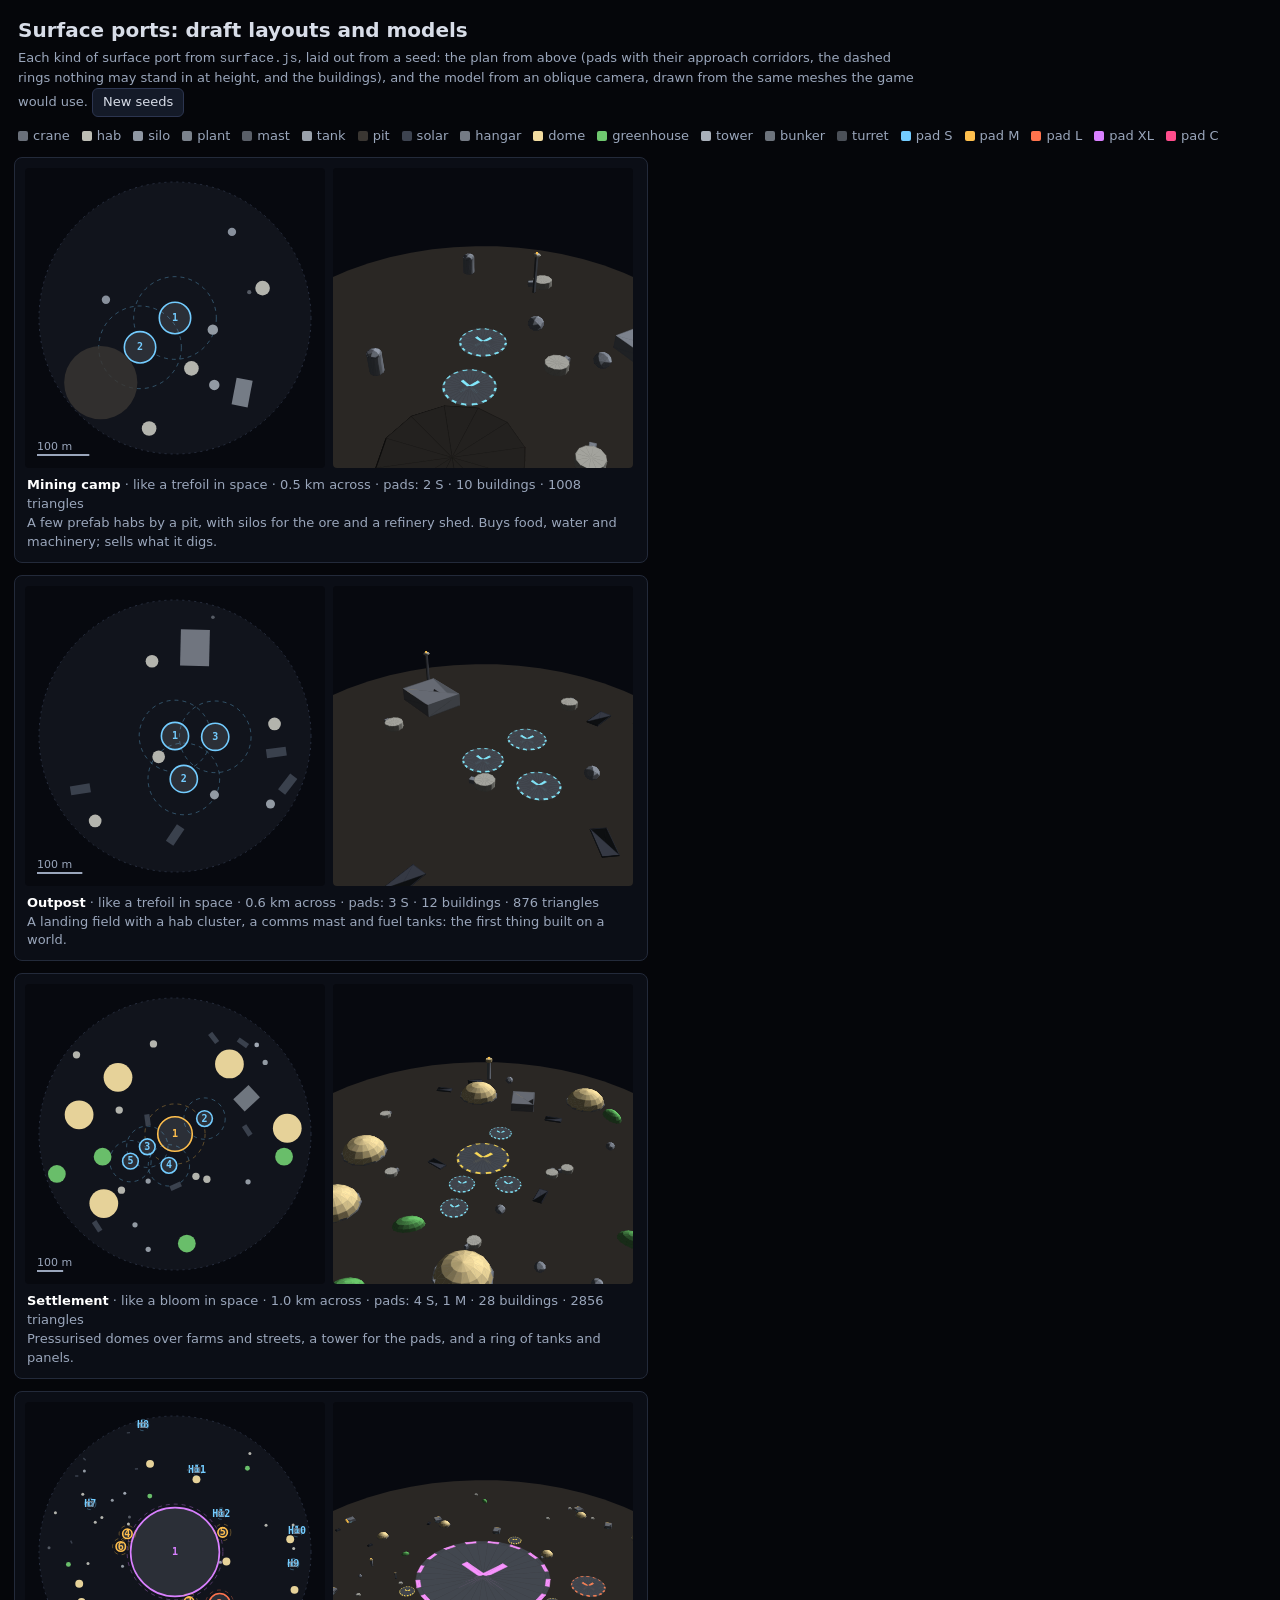
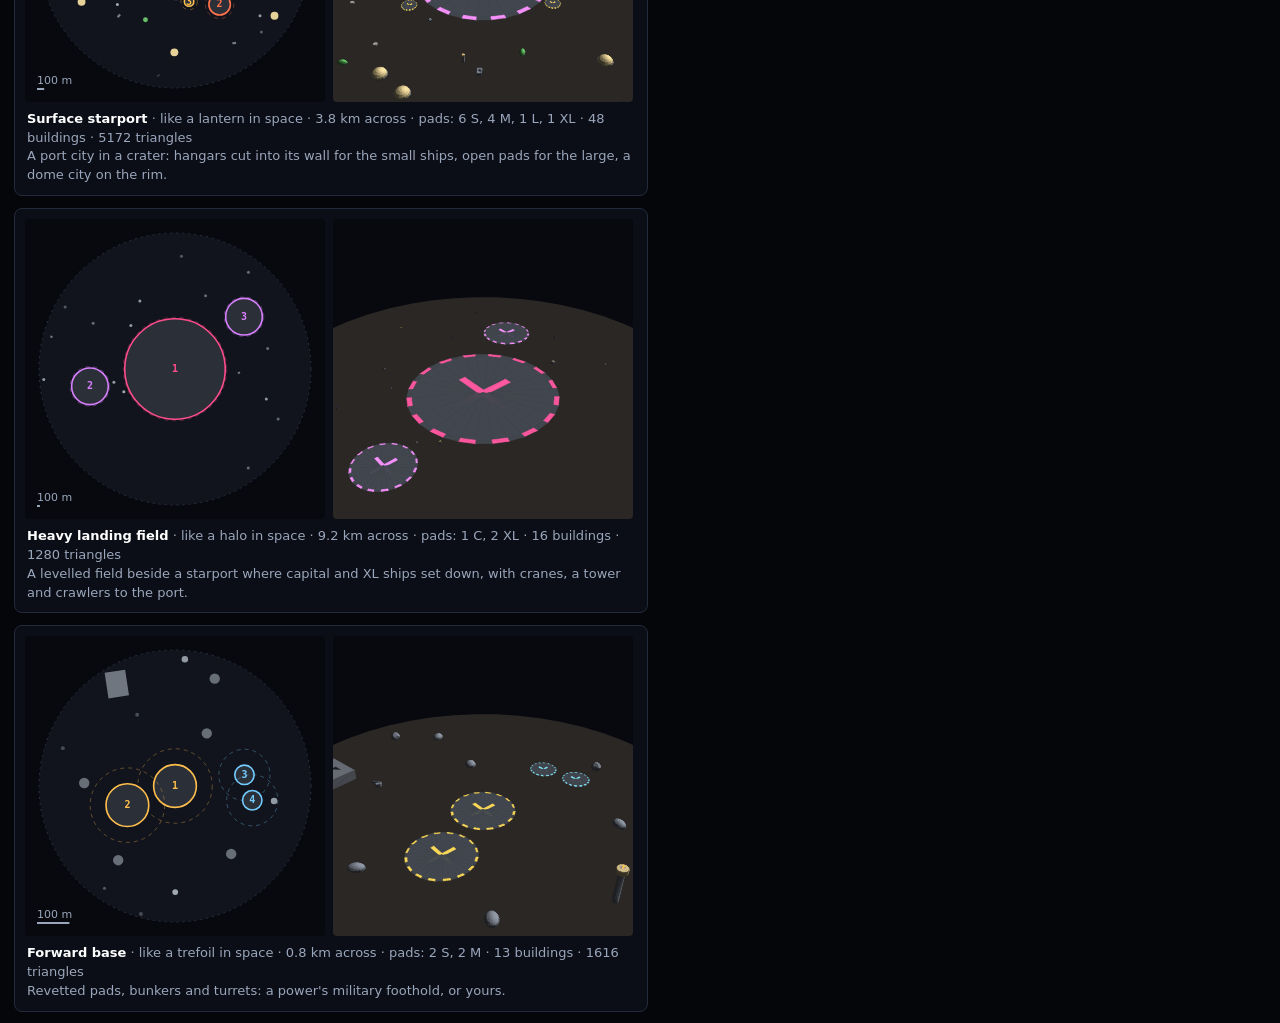
<file: apps/rudolf-emberreach/www/layouts.html>
<!doctype html>
<html lang="en">
<head>
<meta charset="utf-8">
<meta name="viewport" content="width=device-width, initial-scale=1">
<title>Ember Reach: surface ports (draft layouts and models)</title>
<style>
html,body{margin:0;background:#05060a;color:#d8dde8;font:13px/1.45 system-ui,sans-serif}
header{padding:16px 18px 4px}h1{margin:0 0 4px;font-size:20px}header p{margin:0;color:#9aa6bb;max-width:900px}
.row{display:flex;flex-wrap:wrap;gap:12px;padding:12px 14px}
figure{margin:0;background:#0b0e16;border:1px solid #232a3a;border-radius:8px;padding:10px;width:612px}
figcaption{padding:8px 2px 0;color:#9aa6bb}figcaption b{color:#fff}
.pair{display:flex;gap:8px}canvas{display:block;background:#07090f;border-radius:4px}
.legend{display:flex;flex-wrap:wrap;gap:4px 12px;padding:6px 18px 0;color:#9aa6bb}.legend i{display:inline-block;width:10px;height:10px;border-radius:2px;margin-right:5px;vertical-align:-1px}
button{background:#141a28;color:#d8dde8;border:1px solid #2c3550;border-radius:6px;padding:4px 10px;font:inherit;cursor:pointer}
</style>
</head>
<body>
<header><h1>Surface ports: draft layouts and models</h1>
<p>Each kind of surface port from <code>surface.js</code>, laid out from a seed: the plan from above (pads with their approach corridors, the dashed rings nothing may stand in at height, and the buildings), and the model from an oblique camera, drawn from the same meshes the game would use. <button id="reseed">New seeds</button></p></header>
<div class="legend" id="legend"></div>
<div class="row" id="row"></div>
<script src="wos-stats.js"></script>
<script src="galaxy.js"></script>
<script src="flight.js"></script>
<script src="meshes.js"></script>
<script src="landing.js"></script>
<script src="surface.js"></script>
<script>
'use strict';
const S = EmberSurface, COLS = {crane: '#6a707a', hab: '#bdbdb5', silo: '#8f97a3', plant: '#7b828c', mast: '#5a5f68', tank: '#9aa1ab', pit: '#3a3632', solar: '#3d4350', hangar: '#757b85', dome: '#f2dca0', greenhouse: '#6fc76f', tower: '#a9b0ba', bunker: '#6d737c', turret: '#4b5058'};
const PADC = {S: '#73ccff', M: '#ffbf4d', L: '#ff734d', XL: '#d980ff', C: '#ff4d8c'};
document.getElementById('legend').innerHTML = Object.entries(COLS).map(([k, c]) => '<span><i style="background:' + c + '"></i>' + k + '</span>').join('') + Object.entries(PADC).map(([k, c]) => '<span><i style="background:' + c + '"></i>pad ' + k + '</span>').join('');
function plan(cv, L) {
	const x = cv.getContext('2d'), W = cv.width, k = (W / 2 - 14) / L.radius, P = c => [W / 2 + c[0] * k, W / 2 - c[1] * k];
	x.clearRect(0, 0, W, W); x.fillStyle = '#11141c'; x.beginPath(); x.arc(W / 2, W / 2, L.radius * k, 0, 7); x.fill();
	x.strokeStyle = '#2a3142'; x.setLineDash([2, 4]); x.stroke(); x.setLineDash([]);
	for (const p of L.pads) {
		const [a, b] = P(p.c);
		/* the corridor at the height of the tallest building (70 m): r + 70 × tan 35° */
		x.strokeStyle = PADC[p.size] + '55'; x.setLineDash([4, 4]); x.beginPath(); x.arc(a, b, (p.r + 70 * S.CONE) * k, 0, 7); x.stroke(); x.setLineDash([]);
		x.fillStyle = '#2b2f37'; x.beginPath(); x.arc(a, b, p.r * k, 0, 7); x.fill(); x.strokeStyle = PADC[p.size]; x.lineWidth = p.hangar ? 1 : 1.6; x.stroke(); x.lineWidth = 1;
		x.fillStyle = PADC[p.size]; x.font = '600 10px ui-monospace,monospace'; x.textAlign = 'center'; x.fillText((p.hangar ? 'H' : '') + p.n, a, b + 3);
	}
	for (const bd of L.blds) {
		if (bd.type == 'hangar' && L.pads.some(p => p.hangar && p.c[0] == bd.c[0] && p.c[1] == bd.c[1])) { const [a, b] = P(bd.c); x.strokeStyle = COLS.hangar; x.strokeRect(a - bd.r * k, b - bd.r * 0.8 * k, bd.r * 2 * k, bd.r * 1.6 * k); continue }
		const [a, b] = P(bd.c); x.fillStyle = COLS[bd.type]; x.globalAlpha = bd.type == 'pit' ? 0.8 : 0.95;
		if (['plant', 'hangar', 'solar'].includes(bd.type)) { x.save(); x.translate(a, b); x.rotate(-bd.rot); const h = bd.type == 'solar' ? 0.45 : bd.type == 'hangar' ? 0.8 : 0.6; x.fillRect(-bd.r * k, -bd.r * h * k, bd.r * 2 * k, bd.r * 2 * h * k); x.restore() }
		else { x.beginPath(); x.arc(a, b, Math.max(1.5, bd.r * k), 0, 7); x.fill() }
		x.globalAlpha = 1;
	}
	x.fillStyle = '#9aa6bb'; x.font = '11px system-ui'; x.textAlign = 'left'; const bar = 100 * k; x.fillRect(12, W - 14, bar, 2); x.fillText('100 m', 12, W - 18);
}
/* an oblique view: every triangle of the model, sorted far to near, lit by a low sun */
function view(cv, L) {
	const m = S.meshes(L), x = cv.getContext('2d'), W = cv.width, H = cv.height, az = 0.7, el = 0.62, sun = [0.55, -0.35, 0.76];
	const ca = Math.cos(az), sa = Math.sin(az), ce = Math.cos(el), se = Math.sin(el), D = L.radius * 2.2, f = W * 1.5;
	const cam = v => { const a = v[0] * ca - v[1] * sa, b = v[0] * sa + v[1] * ca; return [a, b * se + v[2] * ce, -b * ce + v[2] * se] };
	const pr = v => { const c = cam(v), z = D - c[1] * 0 + c[2] * -1 + 0; const depth = D + (-c[2]); return [W / 2 + c[0] * f / depth, H * 0.58 - c[1] * f / depth, depth] };
	x.fillStyle = '#07090f'; x.fillRect(0, 0, W, H);
	/* the ground: a disc a little wider than the site */
	const g = []; for (let i = 0; i <= 48; i++) { const a = i / 48 * 2 * Math.PI; g.push(pr([Math.cos(a) * L.radius * 1.15, Math.sin(a) * L.radius * 1.15, 0])) }
	x.fillStyle = '#2a2724'; x.beginPath(); g.forEach((p, i) => i ? x.lineTo(p[0], p[1]) : x.moveTo(p[0], p[1])); x.fill();
	const T = [];
	for (let i = 0; i < m.p.length; i += 9) {
		const a = pr(m.p.slice(i, i + 3)), b = pr(m.p.slice(i + 3, i + 6)), c = pr(m.p.slice(i + 6, i + 9));
		const n = m.n.slice(i, i + 3), col = m.c.slice(i / 9 * 12, i / 9 * 12 + 4), lit = Math.max(0, n[0] * sun[0] + n[1] * sun[1] + n[2] * sun[2]);
		const k = col[3] >= 1 ? 1.15 : 0.22 + 0.85 * lit;
		T.push({a, b, c, z: (a[2] + b[2] + c[2]) / 3, col: 'rgb(' + col.slice(0, 3).map(v => Math.min(255, Math.round(v * k * 255))).join(',') + ')'});
	}
	T.sort((p, q) => q.z - p.z);
	for (const t of T) { x.fillStyle = x.strokeStyle = t.col; x.beginPath(); x.moveTo(t.a[0], t.a[1]); x.lineTo(t.b[0], t.b[1]); x.lineTo(t.c[0], t.c[1]); x.closePath(); x.fill(); x.lineWidth = 0.5; x.stroke() }
	return m.count();
}
function draw(seed0) {
	const row = document.getElementById('row'); row.innerHTML = '';
	Object.keys(S.KIND).forEach((kind, i) => {
		const K = S.KIND[kind], seed = (seed0 + i * 7919) >>> 0, L = S.layout(kind, seed), fig = document.createElement('figure');
		fig.innerHTML = '<div class="pair"><canvas width="300" height="300"></canvas><canvas width="300" height="300"></canvas></div><figcaption></figcaption>';
		row.appendChild(fig); const [a, b] = fig.querySelectorAll('canvas'); plan(a, L); const tris = view(b, L);
		const pads = Object.entries(K.pads).map(([z, n]) => n + ' ' + z).join(', '), bad = S.check(L);
		fig.querySelector('figcaption').innerHTML = '<b>' + K.name + '</b> · like a ' + K.tier + ' in space · ' + (K.radius * 2 / 1000).toFixed(1) + ' km across · pads: ' + pads + ' · ' + L.blds.length + ' buildings · ' + tris + ' triangles' + (bad.length ? ' · <span style="color:#ff8a7f">' + bad.length + ' rule breaks</span>' : '') + '<br>' + K.text;
	});
}
let seed = 20261113; draw(seed); document.getElementById('reseed').onclick = () => draw(seed = (seed * 48271) % 2147483647);
</script>
</body>
</html>
</file>
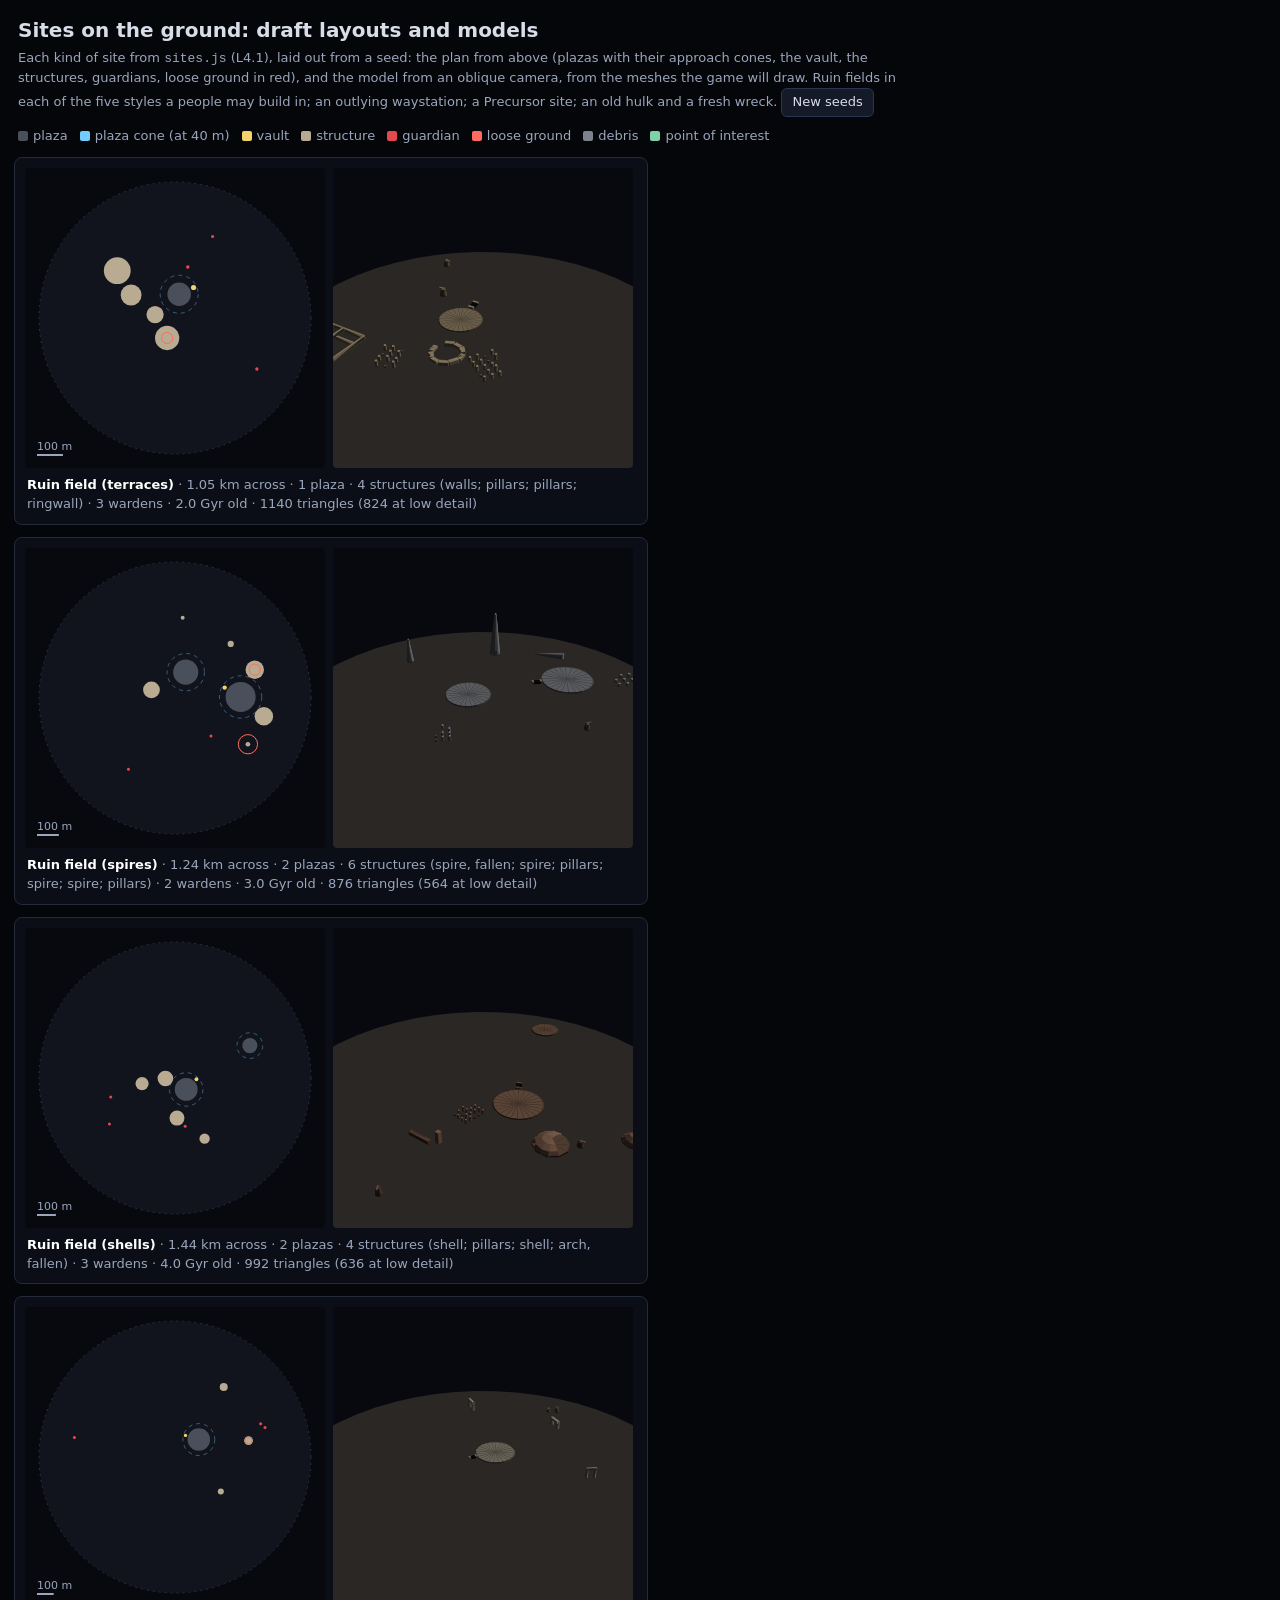
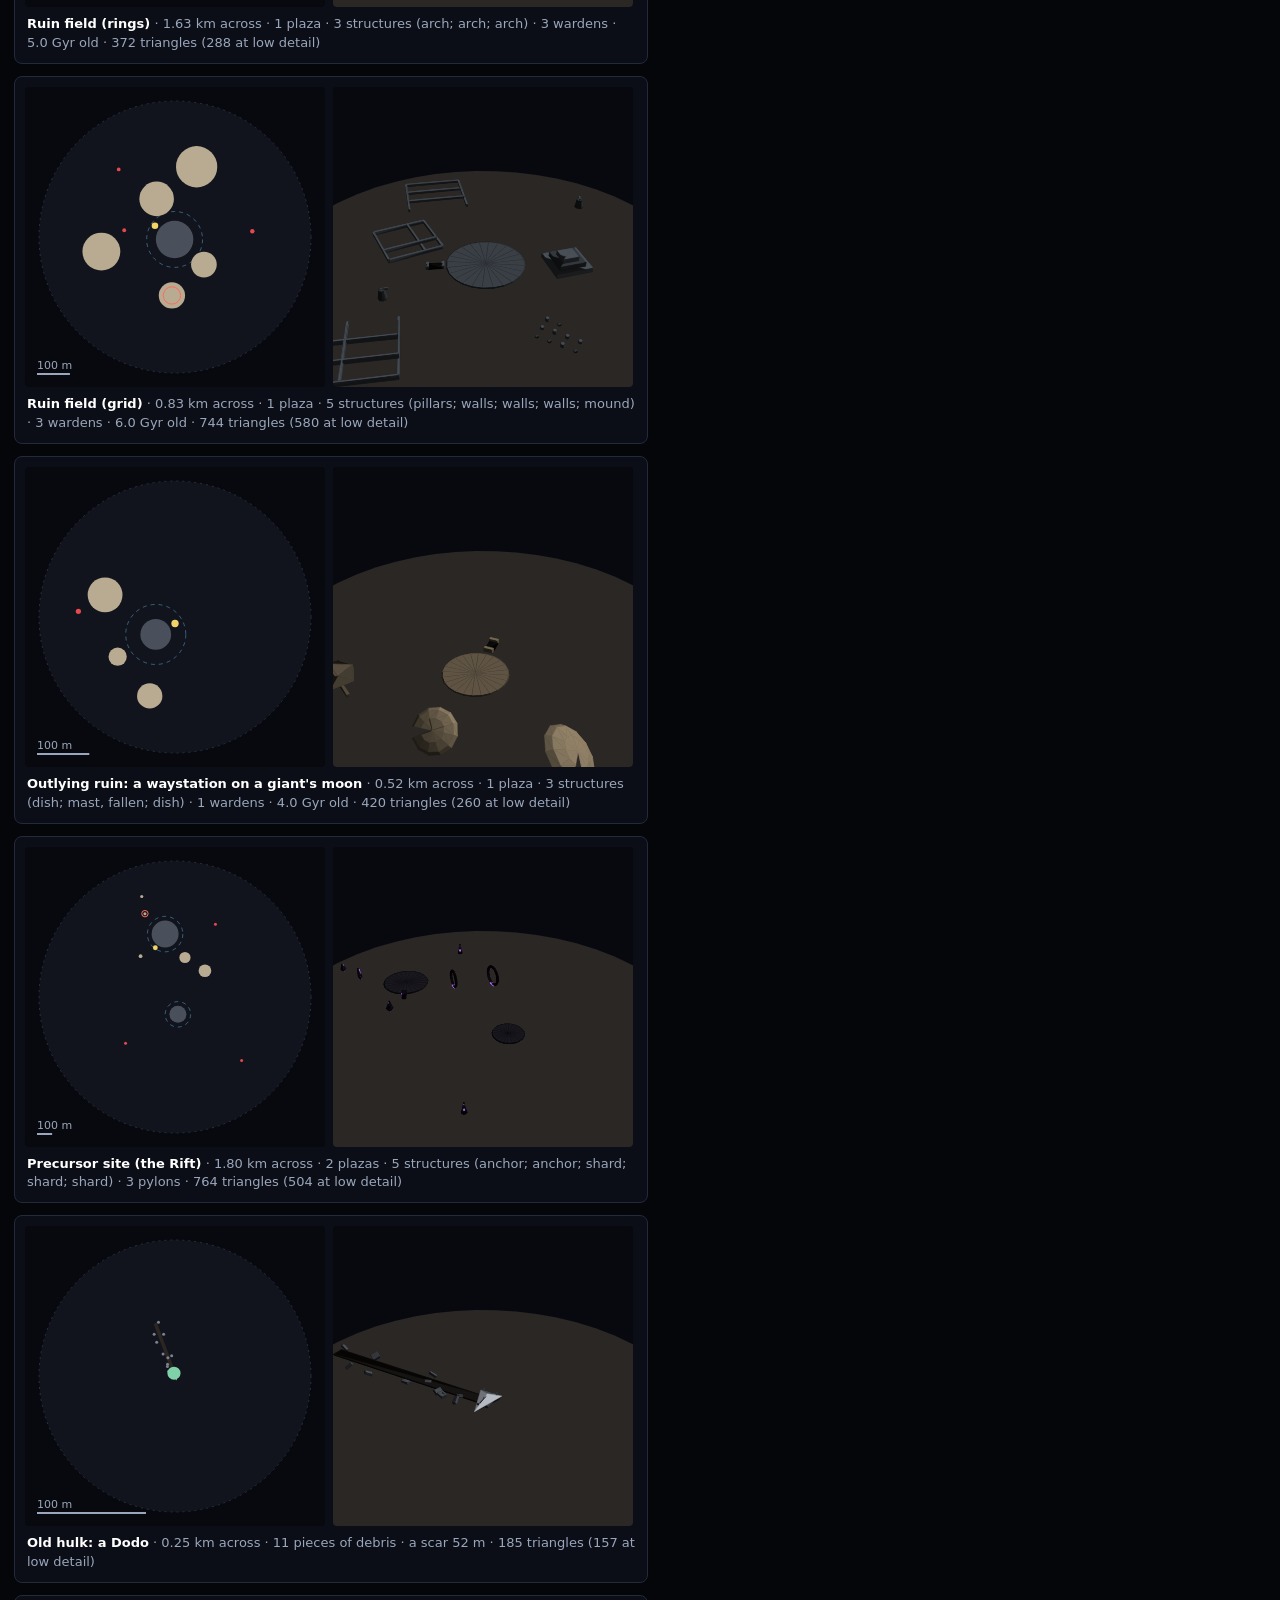
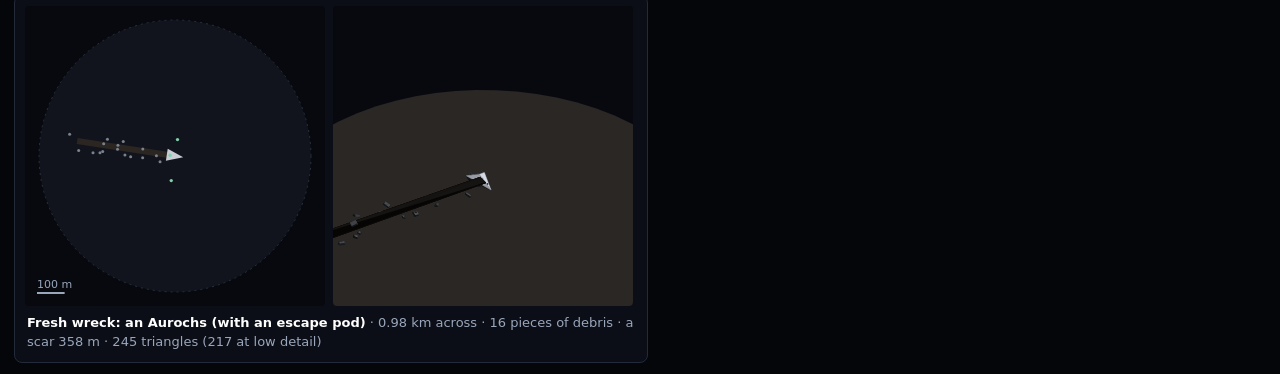
<file: apps/rudolf-emberreach/www/sites.html>
<!doctype html>
<html lang="en">
<head>
<meta charset="utf-8">
<meta name="viewport" content="width=device-width, initial-scale=1">
<title>Ember Reach: sites on the ground (draft layouts and models)</title>
<style>
html,body{margin:0;background:#05060a;color:#d8dde8;font:13px/1.45 system-ui,sans-serif}
header{padding:16px 18px 4px}h1{margin:0 0 4px;font-size:20px}header p{margin:0;color:#9aa6bb;max-width:900px}
.row{display:flex;flex-wrap:wrap;gap:12px;padding:12px 14px}
figure{margin:0;background:#0b0e16;border:1px solid #232a3a;border-radius:8px;padding:10px;width:612px}
figcaption{padding:8px 2px 0;color:#9aa6bb}figcaption b{color:#fff}
.pair{display:flex;gap:8px}canvas{display:block;background:#07090f;border-radius:4px}
.legend{display:flex;flex-wrap:wrap;gap:4px 12px;padding:6px 18px 0;color:#9aa6bb}.legend i{display:inline-block;width:10px;height:10px;border-radius:2px;margin-right:5px;vertical-align:-1px}
button{background:#141a28;color:#d8dde8;border:1px solid #2c3550;border-radius:6px;padding:4px 10px;font:inherit;cursor:pointer}
</style>
</head>
<body>
<header><h1>Sites on the ground: draft layouts and models</h1>
<p>Each kind of site from <code>sites.js</code> (L4.1), laid out from a seed: the plan from above (plazas with their approach cones, the vault, the structures, guardians, loose ground in red), and the model from an oblique camera, from the meshes the game will draw. Ruin fields in each of the five styles a people may build in; an outlying waystation; a Precursor site; an old hulk and a fresh wreck. <button id="reseed">New seeds</button></p></header>
<div class="legend" id="legend"></div>
<div class="row" id="row"></div>
<script src="wos-stats.js"></script>
<script src="galaxy.js"></script>
<script src="flight.js"></script>
<script src="meshes.js"></script>
<script src="landing.js"></script>
<script src="surface.js"></script>
<script src="factions.js"></script>
<script src="economy.js"></script>
<script src="ships.js"></script>
<script src="sites.js"></script>
<script>
'use strict';
const St = EmberSites, LEG = {plaza: '#4a4f5c', 'plaza cone (at 40 m)': '#73ccff', vault: '#f2d36a', structure: '#b9ab92', guardian: '#e5484d', 'loose ground': '#ff6b5e', debris: '#7b828c', 'point of interest': '#7fd1a8'};
document.getElementById('legend').innerHTML = Object.entries(LEG).map(([k, c]) => '<span><i style="background:' + c + '"></i>' + k + '</span>').join('');
function plan(cv, Lo) {
	const x = cv.getContext('2d'), W = cv.width, k = (W / 2 - 14) / Lo.radius, P = c => [W / 2 + c[0] * k, W / 2 - c[1] * k];
	x.clearRect(0, 0, W, W); x.fillStyle = '#11141c'; x.beginPath(); x.arc(W / 2, W / 2, Lo.radius * k, 0, 7); x.fill();
	x.strokeStyle = '#2a3142'; x.setLineDash([2, 4]); x.stroke(); x.setLineDash([]);
	const dot = (c, r, col) => { const [a, b] = P(c); x.fillStyle = col; x.beginPath(); x.arc(a, b, Math.max(1.5, r * k), 0, 7); x.fill() };
	if (Lo.hull) {
		const H = Lo.hull, sc = Lo.scar, [a, b] = P([0, 0]), [e, f] = P([sc.back[0] * sc.len, sc.back[1] * sc.len]);
		x.strokeStyle = '#2b2622'; x.lineWidth = Math.max(2, sc.w * k); x.beginPath(); x.moveTo(a, b); x.lineTo(e, f); x.stroke(); x.lineWidth = 1;
		for (const d of Lo.debris) dot(d.c, d.h[0], LEG.debris);
		x.save(); x.translate(a, b); x.rotate(-H.heading); x.fillStyle = '#c8ccd4'; x.beginPath(); x.moveTo(H.length / 2 * k, 0); x.lineTo(-H.length / 2 * k, H.length * 0.36 * k); x.lineTo(-H.length / 2 * k, -H.length * 0.36 * k); x.fill(); x.restore();
		for (const p of Lo.pois) if (p.type != 'hulk') dot(p.c, 6, LEG['point of interest']);
	} else {
		for (const p of Lo.plazas) { dot(p.c, p.r, LEG.plaza); const [a, b] = P(p.c); x.strokeStyle = LEG['plaza cone (at 40 m)'] + '66'; x.setLineDash([4, 4]); x.beginPath(); x.arc(a, b, (p.r + 40 * EmberSurface.CONE) * k, 0, 7); x.stroke(); x.setLineDash([]) }
		dot(Lo.vault.c, Lo.vault.r, LEG.vault);
		for (const s of Lo.structs) { dot(s.c, s.r, LEG.structure); if (s.loose) { const [a, b] = P(s.c); x.strokeStyle = LEG['loose ground']; x.beginPath(); x.arc(a, b, s.loose * k, 0, 7); x.stroke() } }
		for (const w of Lo.wardens) dot(w.c, w.r, LEG.guardian);
	}
	x.fillStyle = '#9aa6bb'; x.font = '11px system-ui'; const bar = 100 * k; x.fillRect(12, W - 14, bar, 2); x.fillText('100 m', 12, W - 18);
}
function view(cv, Lo) {
	const m = St.meshes(Lo), x = cv.getContext('2d'), W = cv.width, H = cv.height, az = 0.7, el = 0.62, sun = [0.55, -0.35, 0.76];
	/* framed on what stands there (the structures, or the wreck and its debris), not the whole site's levelled ground */
	const ext = Lo.hull ? Math.max(Lo.hull.length, ...Lo.debris.map(d => Math.hypot(...d.c))) : Math.max(...[...Lo.structs, ...Lo.wardens, ...Lo.plazas].map(o => Math.hypot(...o.c) + o.r));
	const ca = Math.cos(az), sa = Math.sin(az), ce = Math.cos(el), se = Math.sin(el), D = ext * 2.3, f = W * 1.5;
	const cam = v => { const a = v[0] * ca - v[1] * sa, b = v[0] * sa + v[1] * ca; return [a, b * se + v[2] * ce, -b * ce + v[2] * se] };
	const pr = v => { const c = cam(v), depth = D - c[2]; return [W / 2 + c[0] * f / depth, H * 0.58 - c[1] * f / depth, depth] };
	x.fillStyle = '#07090f'; x.fillRect(0, 0, W, H);
	const g = []; for (let i = 0; i <= 48; i++) { const a = i / 48 * 2 * Math.PI; g.push(pr([Math.cos(a) * ext * 1.1, Math.sin(a) * ext * 1.1, 0])) }
	x.fillStyle = '#2a2724'; x.beginPath(); g.forEach((p, i) => i ? x.lineTo(p[0], p[1]) : x.moveTo(p[0], p[1])); x.fill();
	const T = [];
	for (let i = 0; i < m.p.length; i += 9) {
		const a = pr(m.p.slice(i, i + 3)), b = pr(m.p.slice(i + 3, i + 6)), c = pr(m.p.slice(i + 6, i + 9));
		const n = m.n.slice(i, i + 3), col = m.c.slice(i / 9 * 12, i / 9 * 12 + 4), lit = Math.max(0, n[0] * sun[0] + n[1] * sun[1] + n[2] * sun[2]);
		const kk = col[3] >= 1 ? 1.15 : 0.22 + 0.85 * lit;
		T.push({a, b, c, z: (a[2] + b[2] + c[2]) / 3, col: 'rgb(' + col.slice(0, 3).map(v => Math.min(255, Math.round(v * kk * 255))).join(',') + ')'});
	}
	T.sort((p, q) => q.z - p.z);
	for (const t of T) { x.fillStyle = x.strokeStyle = t.col; x.beginPath(); x.moveTo(t.a[0], t.a[1]); x.lineTo(t.b[0], t.b[1]); x.lineTo(t.c[0], t.c[1]); x.closePath(); x.fill(); x.lineWidth = 0.5; x.stroke() }
	return m.count();
}
/* sample sites of each kind, made up here from seeds (in the game they come from sitesAt) */
const an = w => (/^[AEIOU]/.test(w) ? 'an ' : 'a ') + w;
function samples(seed) {
	const stone = i => [[0.62, 0.55, 0.44], [0.55, 0.56, 0.58], [0.58, 0.44, 0.36], [0.7, 0.67, 0.6], [0.42, 0.46, 0.5]][i % 5], ships = EmberShips.ships();
	const list = Object.keys(St.STYLES).map((style, i) => ({kind: 'field', id: 'sample:field:' + style, radius: 400 + (seed + i * 97) % 500, seed: seed + i * 7919, age: 1 + (seed + i) % 9, style, stone: stone(i), Ts: 200, title: 'Ruin field (' + style + ')'}));
	list.push({kind: 'outlier', id: 'sample:outlier', radius: 260, seed: seed + 50021, age: 4, style: 'relay', stone: stone(seed), Ts: 120, giantMoon: true, title: 'Outlying ruin: a waystation on a giant\'s moon'});
	list.push({kind: 'precursor', id: 'sample:precursor', radius: 900, seed: seed + 60013, age: 0, style: 'precursor', Ts: 180, title: 'Precursor site (the Rift)'});
	const sh = ships[(seed >>> 3) % ships.length], sh2 = ships[((seed >>> 5) + 17) % ships.length];
	list.push({kind: 'hulk', id: 'sample:hulk', radius: sh.length * 7.2 + 60, seed: seed + 70001, ship: sh.id, length: sh.length, size: sh.size, title: 'Old hulk: ' + an(sh.name)});
	list.push({kind: 'wreck', id: 'sample:wreck', radius: sh2.length * 7.2 + 60, seed: seed + 80021, ship: sh2.id, length: sh2.length, size: sh2.size, pod: true, recorder: true, title: 'Fresh wreck: ' + an(sh2.name) + ' (with an escape pod)'});
	return list;
}
function draw(seed0) {
	const row = document.getElementById('row'); row.innerHTML = '';
	for (const site of samples(seed0)) {
		const Lo = St.layout(site), fig = document.createElement('figure');
		fig.innerHTML = '<div class="pair"><canvas width="300" height="300"></canvas><canvas width="300" height="300"></canvas></div><figcaption></figcaption>';
		row.appendChild(fig); const [a, b] = fig.querySelectorAll('canvas'); plan(a, Lo); const tris = view(b, Lo), lo = St.meshes(Lo, 'lo').count(), bad = St.check(Lo);
		const what = Lo.hull ? Lo.debris.length + ' pieces of debris · a scar ' + Math.round(Lo.scar.len) + ' m' : Lo.plazas.length + ' plaza' + (Lo.plazas.length > 1 ? 's' : '') + ' · ' + Lo.structs.length + ' structures (' + Lo.structs.map(s => s.type + (s.fallen ? ', fallen' : '')).join('; ') + ') · ' + Lo.wardens.length + ' ' + (site.kind == 'precursor' ? 'pylons' : 'wardens') + (site.age ? ' · ' + site.age.toFixed(1) + ' Gyr old' : '');
		fig.querySelector('figcaption').innerHTML = '<b>' + site.title + '</b> · ' + (Lo.radius * 2 / 1000).toFixed(2) + ' km across · ' + what + ' · ' + tris + ' triangles (' + lo + ' at low detail)' + (bad.length ? ' · <span style="color:#ff8a7f">' + bad.join(', ') + '</span>' : '');
	}
}
let seed = 20261125; draw(seed); document.getElementById('reseed').onclick = () => draw(seed = (seed * 48271) % 2147483647);
</script>
</body>
</html>
</file>
